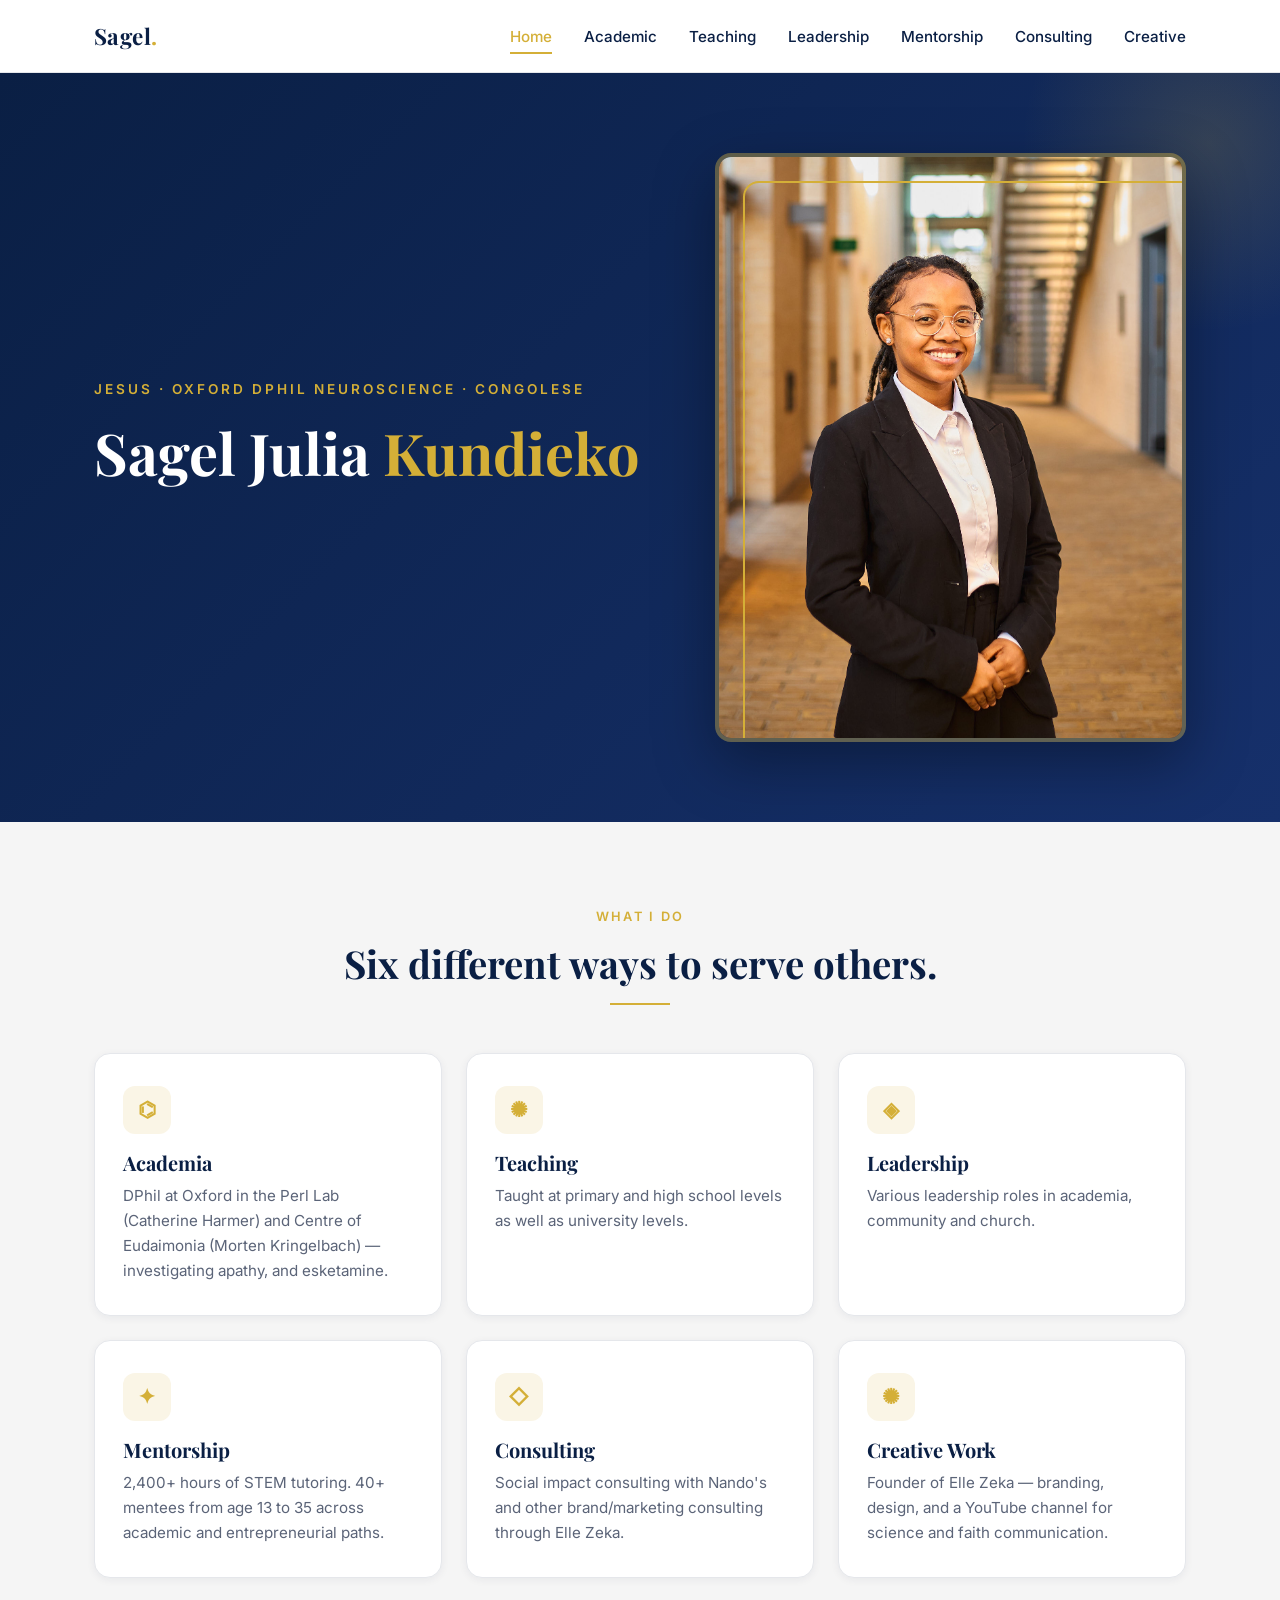
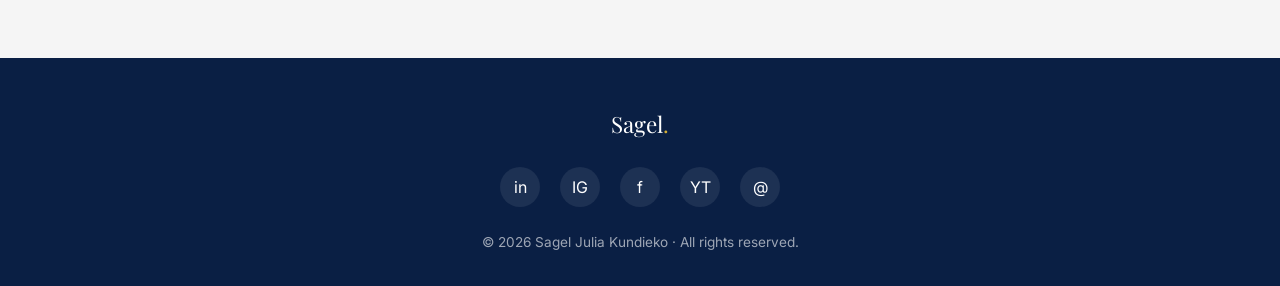
<file: index.html>
<!DOCTYPE html>
<html lang="en">
<head>
  <meta charset="UTF-8" />
  <meta name="viewport" content="width=device-width, initial-scale=1.0" />
  <meta name="description" content="Sagel Julia Kundieko — Rhodes Scholar, DPhil Neuroscience candidate at Oxford, educator, mentor, consultant, and creative entrepreneur." />
  <meta name="theme-color" content="#0A1F44" />
  <link rel="canonical" href="https://sagelle.github.io/" />
  <link rel="icon" type="image/svg+xml" href="assets/favicon.svg" />

  <!-- Open Graph -->
  <meta property="og:type" content="website" />
  <meta property="og:url" content="https://sagelle.github.io/" />
  <meta property="og:title" content="Sagel Julia Kundieko · Neuroscientist · Rhodes Scholar" />
  <meta property="og:description" content="Rhodes Scholar, DPhil Neuroscience candidate at Oxford. Researcher, educator, mentor, and creative entrepreneur." />
  <meta property="og:image" content="https://sagelle.github.io/assets/sagel-cover.jpg" />
  <meta property="og:image:alt" content="Sagel Julia Kundieko at the University of Oxford" />

  <!-- Twitter -->
  <meta name="twitter:card" content="summary_large_image" />
  <meta name="twitter:title" content="Sagel Julia Kundieko · Neuroscientist · Rhodes Scholar" />
  <meta name="twitter:description" content="Rhodes Scholar, DPhil Neuroscience candidate at Oxford. Researcher, educator, mentor, and creative entrepreneur." />
  <meta name="twitter:image" content="https://sagelle.github.io/assets/sagel-cover.jpg" />

  <title>Sagel Julia Kundieko · Neuroscientist · Rhodes Scholar · Creative</title>

  <link rel="preconnect" href="https://fonts.googleapis.com">
  <link rel="preconnect" href="https://fonts.gstatic.com" crossorigin>
  <link rel="preload" as="image" href="assets/sagel-cover.jpg" />
  <link href="https://fonts.googleapis.com/css2?family=Inter:wght@400;500;600&family=Playfair+Display:wght@600;700&display=swap" rel="stylesheet">
  <link rel="stylesheet" href="styles.css">

  <!-- Person schema for search engines -->
  <script type="application/ld+json">
  {
    "@context": "https://schema.org",
    "@type": "Person",
    "name": "Sagel Julia Kundieko",
    "url": "https://sagelle.github.io",
    "image": "https://sagelle.github.io/assets/sagel-cover.jpg",
    "jobTitle": "DPhil Candidate in Neuroscience",
    "affiliation": { "@type": "Organization", "name": "University of Oxford" },
    "alumniOf": [
      { "@type": "CollegeOrUniversity", "name": "University of Oxford" },
      { "@type": "CollegeOrUniversity", "name": "University of Cape Town" }
    ],
    "award": ["Rhodes Scholarship", "Clarendon Fund Scholarship", "Mandela Rhodes Scholarship"],
    "sameAs": [
      "https://www.linkedin.com/in/sagel-julia-kundieko/",
      "https://www.instagram.com/sageljulia/",
      "https://www.facebook.com/sagel.julia",
      "https://www.youtube.com/@sageljuliakundieko",
      "https://www.rhodeshouse.ox.ac.uk/scholar-community/rhodes-scholar-bios/rhodes-scholars-class-of-2024/sagel-kundieko/",
      "https://www.mandelarhodes.org/scholarship/scholars/sagel-kundieko/"
    ]
  }
  </script>
</head>
<body>
  <a href="#main-content" class="skip-link">Skip to main content</a>

  <!-- ============ NAVIGATION ============ -->
  <nav class="nav" aria-label="Main navigation">
    <div class="container nav__inner">
      <a class="nav__brand" href="index.html">Sagel<span>.</span></a>
      <button class="nav__toggle" aria-label="Open menu" aria-expanded="false" aria-controls="primary-menu">☰</button>
      <ul class="nav__links" id="primary-menu">
        <li><a href="index.html">Home</a></li>
        <li><a href="academic.html">Academic</a></li>
        <li><a href="teaching.html">Teaching</a></li>
        <li><a href="leadership.html">Leadership</a></li>
        <li><a href="mentorship.html">Mentorship</a></li>
        <li><a href="consulting.html">Consulting</a></li>
        <li><a href="ellezeka.html">Creative</a></li>
      </ul>
    </div>
  </nav>

  <main id="main-content">
    <!-- ============ HERO ============ -->
    <header class="hero hero--with-image" id="top">
      <div class="container hero__grid">
        <div class="hero__content">
          <span class="hero__eyebrow">JESUS · Oxford DPhil Neuroscience ·  Congolese</span>
          <h1>Sagel Julia <span>Kundieko</span></h1>
          <p class="hero__tagline">
            
          </p>
        </div>
        <div class="hero__image">
          <img src="assets/sagel-cover.jpg"
               alt="Sagel Julia Kundieko at the University of Oxford"
               width="800" height="1000" loading="eager" fetchpriority="high" />
          <div class="hero__image-frame" aria-hidden="true"></div>
        </div>
      </div>
    </header>

    <!-- ============ KEY HIGHLIGHTS ============ -->
    <section class="section section--alt" id="what-i-do">
      <div class="container">
        <div class="section-head">
          <span class="eyebrow">What I do</span>
          <h2>Six different ways to serve others.</h2>
          <hr class="divider-gold">
        </div>

        <div class="grid grid--3">
          <article class="card">
            <a href="academic.html">
            <div class="card__icon" aria-hidden="true">⌬</div>
            <h3>Academia</h3>
            <p>DPhil at Oxford in the Perl Lab (Catherine Harmer) and Centre of Eudaimonia (Morten Kringelbach) — investigating apathy, and esketamine.</p>
         </a>
          </article>
          <article class="card">
            <a href="teaching.html">
            <div class="card__icon" aria-hidden="true">✺</div>
            <h3>Teaching</h3>
            <p>Taught at primary and high school levels as well as university levels.</p>
         </a>          
          </article>
          <article class="card">
            <a href="leadership.html">
            <div class="card__icon" aria-hidden="true">◈</div>
            <h3>Leadership</h3>
            <p>Various leadership roles in academia, community and church.</p>
         </a>
          </article>
          <article class="card">
            <a href="mentorship.html">
            <div class="card__icon" aria-hidden="true">✦</div>
            <h3>Mentorship</h3>
            <p>2,400+ hours of STEM tutoring. 40+ mentees from age 13 to 35 across academic and entrepreneurial paths.</p>
         </a> 
          </article>
          <article class="card">
            <a href="consulting.html">
            <div class="card__icon" aria-hidden="true">◇</div>
            <h3>Consulting</h3>
            <p>Social impact consulting with Nando's and other brand/marketing consulting through Elle Zeka.</p>
         </a>
          </article>
          <article class="card">
            <a href="ellezeka.html">
            <div class="card__icon" aria-hidden="true">✺</div>
            <h3>Creative Work</h3>
            <p>Founder of Elle Zeka — branding, design, and a YouTube channel for science and faith communication.</p>
         </a>
          </article>
        </a>
        </div>
      </div>
    </section>


  <!-- ============ FOOTER ============ -->
  <footer class="footer">
    <div class="container">
      <div class="footer__brand">Sagel<span>.</span></div>
      <ul class="footer__socials">
        <li><a href="https://www.linkedin.com/in/sagel-julia-kundieko/" target="_blank" rel="noopener noreferrer" aria-label="LinkedIn">in</a></li>
        <li><a href="https://www.instagram.com/sageljulia/" target="_blank" rel="noopener noreferrer" aria-label="Instagram">IG</a></li>
        <li><a href="https://www.facebook.com/sagel.julia" target="_blank" rel="noopener noreferrer" aria-label="Facebook">f</a></li>
        <li><a href="https://www.youtube.com/@sageljuliakundieko" target="_blank" rel="noopener noreferrer" aria-label="YouTube">YT</a></li>
        <li><a href="mailto:sagelkundieko@gmail.com" aria-label="Email">@</a></li>
      </ul>
      <p class="footer__copy">© <span id="year"></span> Sagel Julia Kundieko · All rights reserved.</p>
    </div>
  </footer>

  <script src="script.js"></script>
</body>
</html>
</file>
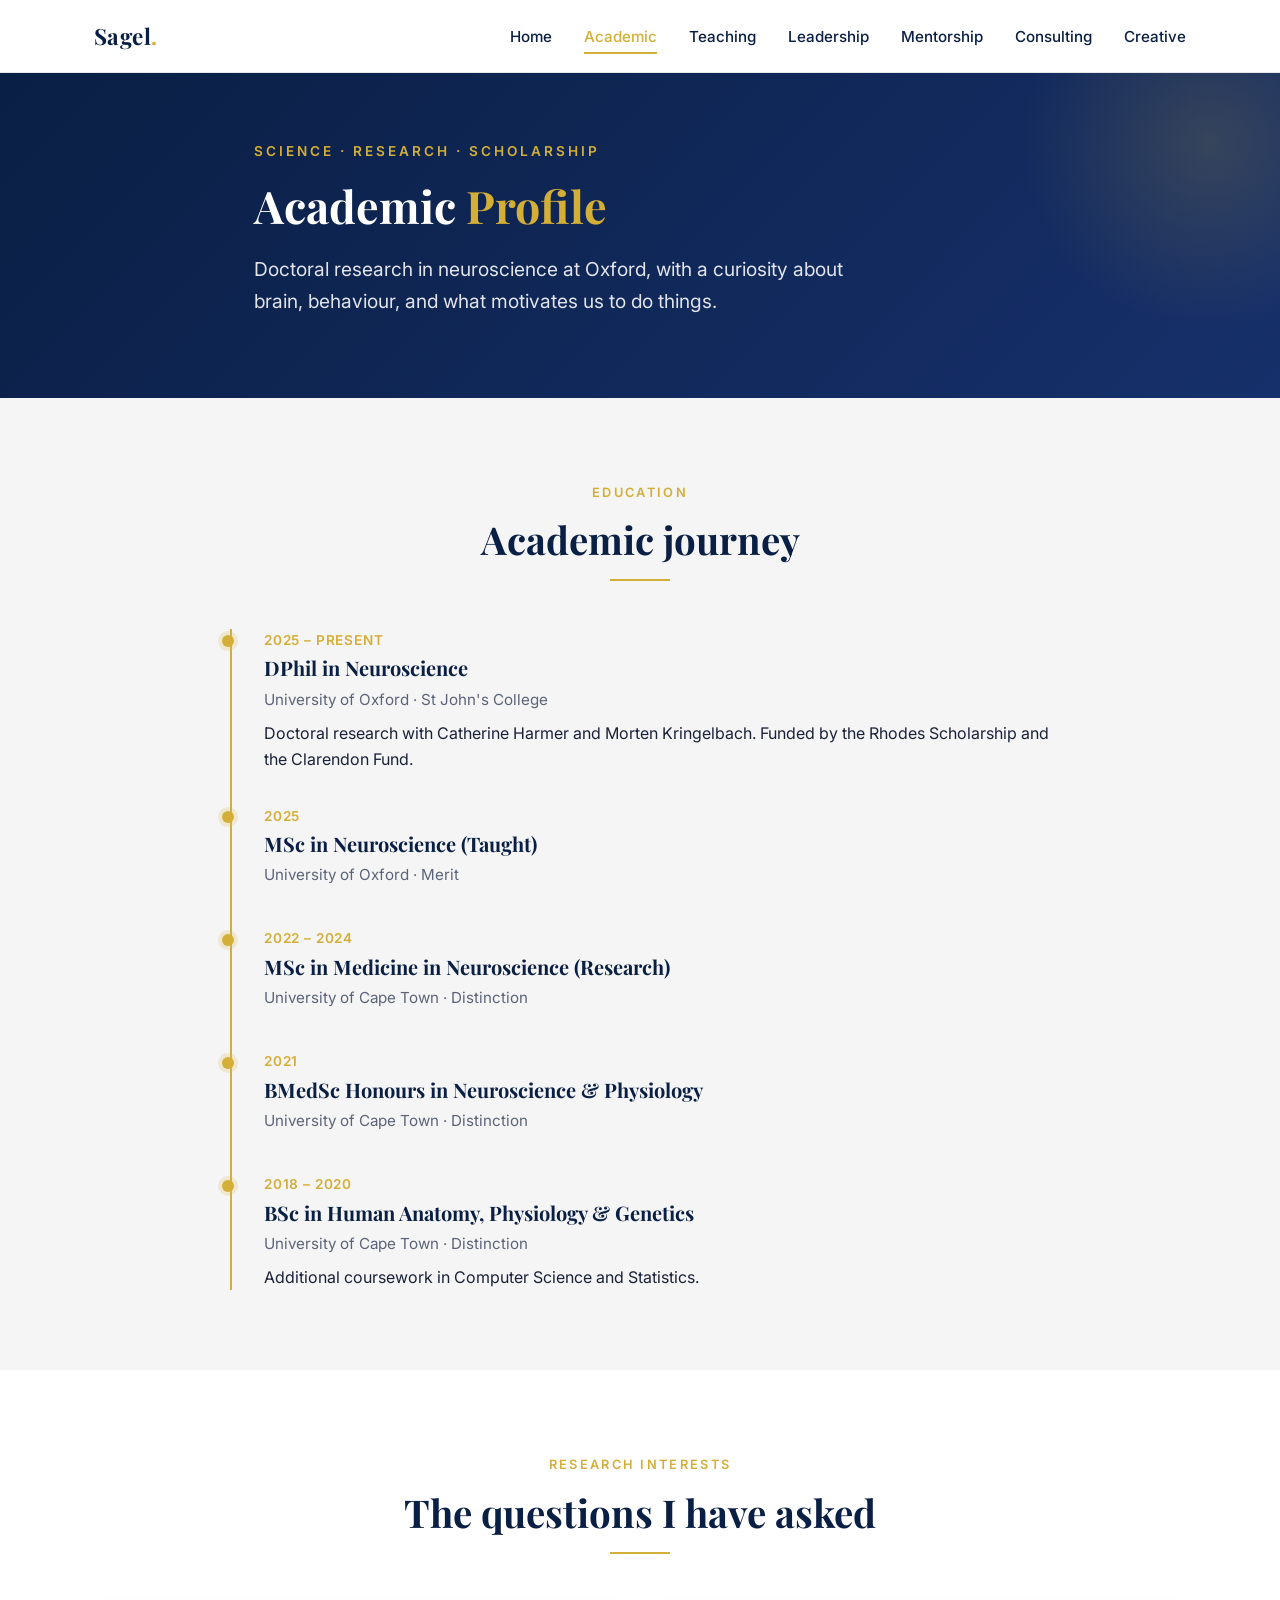
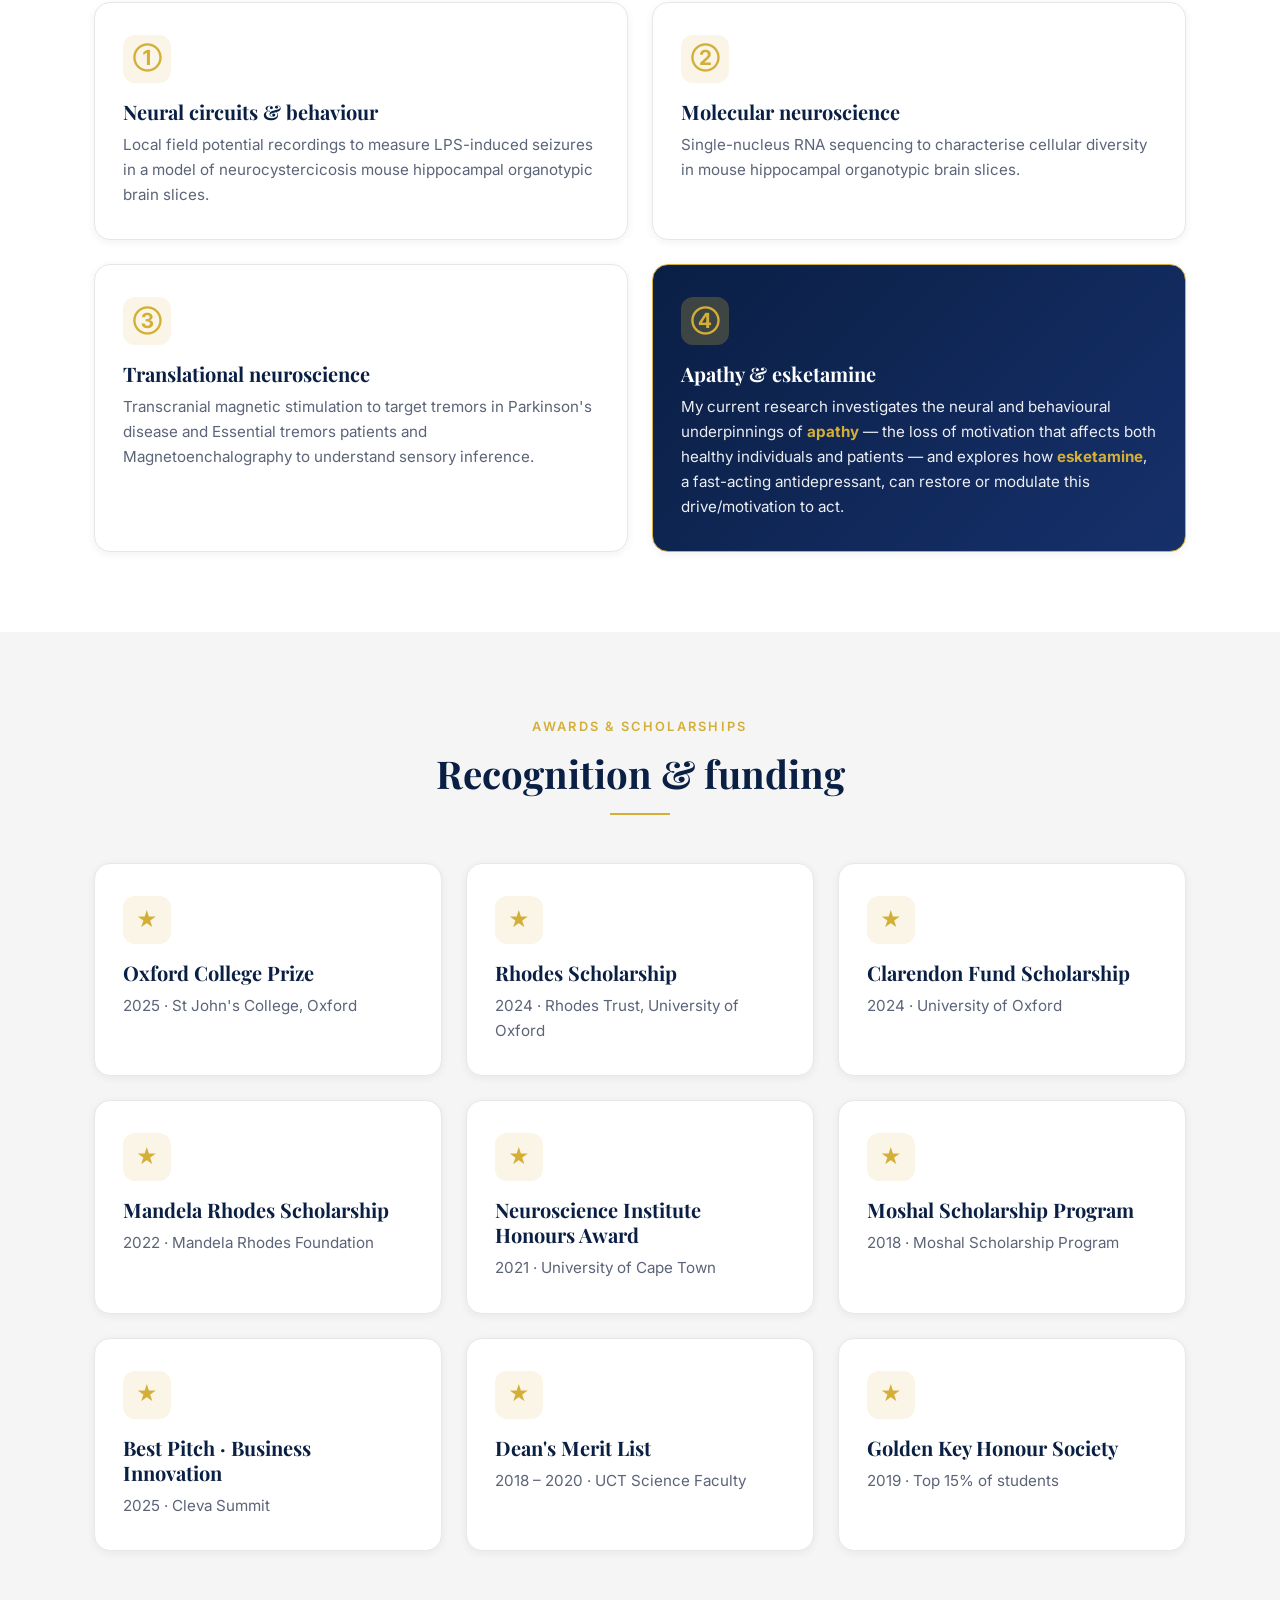
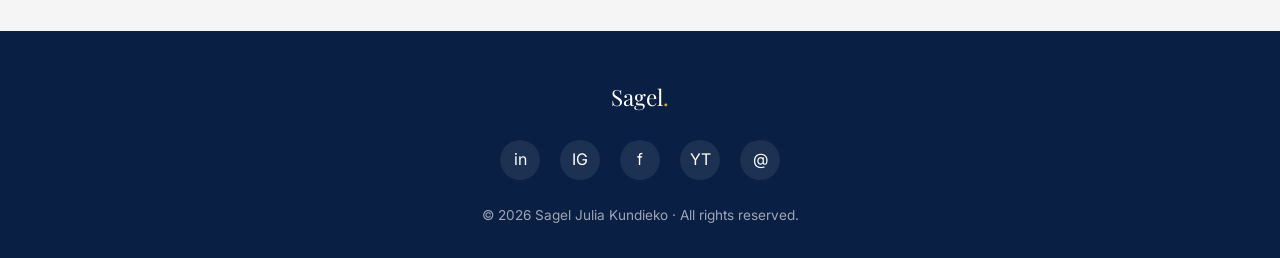
<file: academic.html>
<!DOCTYPE html>
<html lang="en">
<head>
  <meta charset="UTF-8" />
  <meta name="viewport" content="width=device-width, initial-scale=1.0" />
  <meta name="description" content="Academic profile and research of Sagel Julia Kundieko — DPhil candidate in Neuroscience, University of Oxford." />
  <meta name="theme-color" content="#0A1F44" />
  <link rel="canonical" href="https://sagelle.github.io/academic.html" />
  <link rel="icon" type="image/svg+xml" href="assets/favicon.svg" />

  <meta property="og:type" content="profile" />
  <meta property="og:url" content="https://sagelle.github.io/academic.html" />
  <meta property="og:title" content="Academic · Sagel Julia Kundieko" />
  <meta property="og:description" content="DPhil in Neuroscience at Oxford. Research on apathy, esketamine, and the neural basis of motivation." />
  <meta property="og:image" content="https://sagelle.github.io/assets/sagel-cover.jpg" />
  <meta name="twitter:card" content="summary_large_image" />
  <meta name="twitter:title" content="Academic · Sagel Julia Kundieko" />
  <meta name="twitter:description" content="DPhil in Neuroscience at Oxford. Research on apathy, esketamine, and the neural basis of motivation." />
  <meta name="twitter:image" content="https://sagelle.github.io/assets/sagel-cover.jpg" />

  <title>Academic · Sagel Julia Kundieko</title>

  <link rel="preconnect" href="https://fonts.googleapis.com">
  <link rel="preconnect" href="https://fonts.gstatic.com" crossorigin>
  <link href="https://fonts.googleapis.com/css2?family=Inter:wght@400;500;600&family=Playfair+Display:wght@600;700&display=swap" rel="stylesheet">
  <link rel="stylesheet" href="styles.css">
</head>
<body>
  <a href="#main-content" class="skip-link">Skip to main content</a>

  <nav class="nav" aria-label="Main navigation">
    <div class="container nav__inner">
      <a class="nav__brand" href="index.html">Sagel<span>.</span></a>
      <button class="nav__toggle" aria-label="Open menu" aria-expanded="false" aria-controls="primary-menu">☰</button>
      <ul class="nav__links" id="primary-menu">
        <li><a href="index.html">Home</a></li>
        <li><a href="academic.html">Academic</a></li>
        <li><a href="teaching.html">Teaching</a></li>
        <li><a href="leadership.html">Leadership</a></li>
        <li><a href="mentorship.html">Mentorship</a></li>
        <li><a href="consulting.html">Consulting</a></li>
        <li><a href="ellezeka.html">Creative</a></li>
      </ul>
    </div>
  </nav>

  <main id="main-content">
    <header class="hero hero--compact">
      <div class="container hero__inner">
        <span class="hero__eyebrow">Science · Research · Scholarship</span>
        <h1>Academic <span>Profile</span></h1>
        <p class="hero__tagline">
          Doctoral research in neuroscience at Oxford, with a curiosity about brain, behaviour,
          and what motivates us to do things.
        </p>
      </div>
    </header>

    <!-- ============ EDUCATION TIMELINE ============ -->
    <section class="section section--alt" id="education">
      <div class="container">
        <div class="section-head">
          <span class="eyebrow">Education</span>
          <h2>Academic journey</h2>
          <hr class="divider-gold">
        </div>

        <div style="max-width:820px; margin:0 auto;">
          <div class="timeline">
            <div class="timeline__item">
              <div class="timeline__date">2025 – Present</div>
              <h3 class="timeline__title">DPhil in Neuroscience</h3>
              <p class="timeline__place">University of Oxford · St John's College</p>
              <p>Doctoral research with Catherine Harmer and Morten Kringelbach. Funded by the Rhodes Scholarship and the Clarendon Fund.</p>
            </div>
            <div class="timeline__item">
              <div class="timeline__date">2025</div>
              <h3 class="timeline__title">MSc in Neuroscience (Taught)</h3>
              <p class="timeline__place">University of Oxford · Merit</p>
            </div>
            <div class="timeline__item">
              <div class="timeline__date">2022 – 2024</div>
              <h3 class="timeline__title">MSc in Medicine in Neuroscience (Research)</h3>
              <p class="timeline__place">University of Cape Town · Distinction</p>
            </div>
            <div class="timeline__item">
              <div class="timeline__date">2021</div>
              <h3 class="timeline__title">BMedSc Honours in Neuroscience &amp; Physiology</h3>
              <p class="timeline__place">University of Cape Town · Distinction</p>
            </div>
            <div class="timeline__item">
              <div class="timeline__date">2018 – 2020</div>
              <h3 class="timeline__title">BSc in Human Anatomy, Physiology &amp; Genetics</h3>
              <p class="timeline__place">University of Cape Town · Distinction</p>
              <p>Additional coursework in Computer Science and Statistics.</p>
            </div>
          </div>
        </div>
      </div>
    </section>

    <!-- ============ RESEARCH INTERESTS ============ -->
    <section class="section" id="research">
      <div class="container">
        <div class="section-head">
          <span class="eyebrow">Research interests</span>
          <h2>The questions I have asked</h2>
          <hr class="divider-gold">
        </div>

        <div class="grid grid--2">
          <article class="card">
            <div class="card__icon" aria-hidden="true">①</div>
            <h3>Neural circuits &amp; behaviour</h3>
            <p>Local field potential recordings to measure LPS-induced seizures in a model of neurocystercicosis mouse hippocampal organotypic brain slices.</p>
          </article>
          <article class="card">
            <div class="card__icon" aria-hidden="true">②</div>
            <h3>Molecular neuroscience</h3>
            <p>Single-nucleus RNA sequencing to characterise cellular diversity in mouse hippocampal organotypic brain slices.</p>
          </article>
          <article class="card">
            <div class="card__icon" aria-hidden="true">③</div>
            <h3>Translational neuroscience</h3>
            <p>Transcranial magnetic stimulation to target tremors in Parkinson's disease and Essential tremors patients and Magnetoenchalography to understand sensory inference.</p>
          </article>
          <article class="card card--feature">
            <div class="card__icon" aria-hidden="true">④</div>
            <h3>Apathy &amp; esketamine</h3>
            <p>My current research investigates the neural and behavioural underpinnings of <strong>apathy</strong> — the loss of motivation that affects both healthy individuals and patients — and explores how <strong>esketamine</strong>, a fast-acting antidepressant, can restore or modulate this drive/motivation to act.</p>
          </article>
        </div>
      </div>
    </section>

    <!-- ============ AWARDS & SCHOLARSHIPS ============ -->
    <section class="section section--alt" id="awards">
      <div class="container">
        <div class="section-head">
          <span class="eyebrow">Awards &amp; scholarships</span>
          <h2>Recognition &amp; funding</h2>
          <hr class="divider-gold">
        </div>

        <div class="grid grid--3">
          <article class="card">
            <div class="card__icon" aria-hidden="true">★</div>
            <h3>Oxford College Prize</h3>
            <p>2025 · St John's College, Oxford</p>
          </article>
          <a href="https://www.rhodeshouse.ox.ac.uk/scholar-community/rhodes-scholar-bios/rhodes-scholars-class-of-2024/sagel-kundieko/" target="_blank" rel="noopener noreferrer" class="card">
            <div class="card__icon" aria-hidden="true">★</div>
            <h3>Rhodes Scholarship</h3>
            <p>2024 · Rhodes Trust, University of Oxford</p>
          </a>
          <a href="https://www.clarendonscholarsassociation.co.uk/2024" target="_blank" rel="noopener noreferrer" class="card">
            <div class="card__icon" aria-hidden="true">★</div>
            <h3>Clarendon Fund Scholarship</h3>
            <p>2024 · University of Oxford</p>
          </a>
          <a href="https://www.mandelarhodes.org/scholarship/scholars/sagel-kundieko/" target="_blank" rel="noopener noreferrer" class="card">
            <div class="card__icon" aria-hidden="true">★</div>
            <h3>Mandela Rhodes Scholarship</h3>
            <p>2022 · Mandela Rhodes Foundation</p>
          </a>
          <article class="card">
            <div class="card__icon" aria-hidden="true">★</div>
            <h3>Neuroscience Institute Honours Award</h3>
            <p>2021 · University of Cape Town</p>
          </article>
          <article class="card">
            <div class="card__icon" aria-hidden="true">★</div>
            <h3>Moshal Scholarship Program</h3>
            <p>2018 · Moshal Scholarship Program</p>
          </article>
          <article class="card">
            <div class="card__icon" aria-hidden="true">★</div>
            <h3>Best Pitch · Business Innovation</h3>
            <p>2025 · Cleva Summit</p>
          </article>
          <article class="card">
            <div class="card__icon" aria-hidden="true">★</div>
            <h3>Dean's Merit List</h3>
            <p>2018 – 2020 · UCT Science Faculty</p>
          </article>
          <article class="card">
            <div class="card__icon" aria-hidden="true">★</div>
            <h3>Golden Key Honour Society</h3>
            <p>2019 · Top 15% of students</p>
          </article>
        </div>
      </div>
    </section>
  </main>

  <footer class="footer">
    <div class="container">
      <div class="footer__brand">Sagel<span>.</span></div>
      <ul class="footer__socials">
        <li><a href="https://www.linkedin.com/in/sagel-julia-kundieko/" target="_blank" rel="noopener noreferrer" aria-label="LinkedIn">in</a></li>
        <li><a href="https://www.instagram.com/sageljulia/" target="_blank" rel="noopener noreferrer" aria-label="Instagram">IG</a></li>
        <li><a href="https://www.facebook.com/sagel.julia" target="_blank" rel="noopener noreferrer" aria-label="Facebook">f</a></li>
        <li><a href="https://www.youtube.com/@sageljuliakundieko" target="_blank" rel="noopener noreferrer" aria-label="YouTube">YT</a></li>
        <li><a href="mailto:sagelkundieko@gmail.com" aria-label="Email">@</a></li>
      </ul>
      <p class="footer__copy">© <span id="year"></span> Sagel Julia Kundieko · All rights reserved.</p>
    </div>
  </footer>

  <script src="script.js"></script>
</body>
</html>
</file>
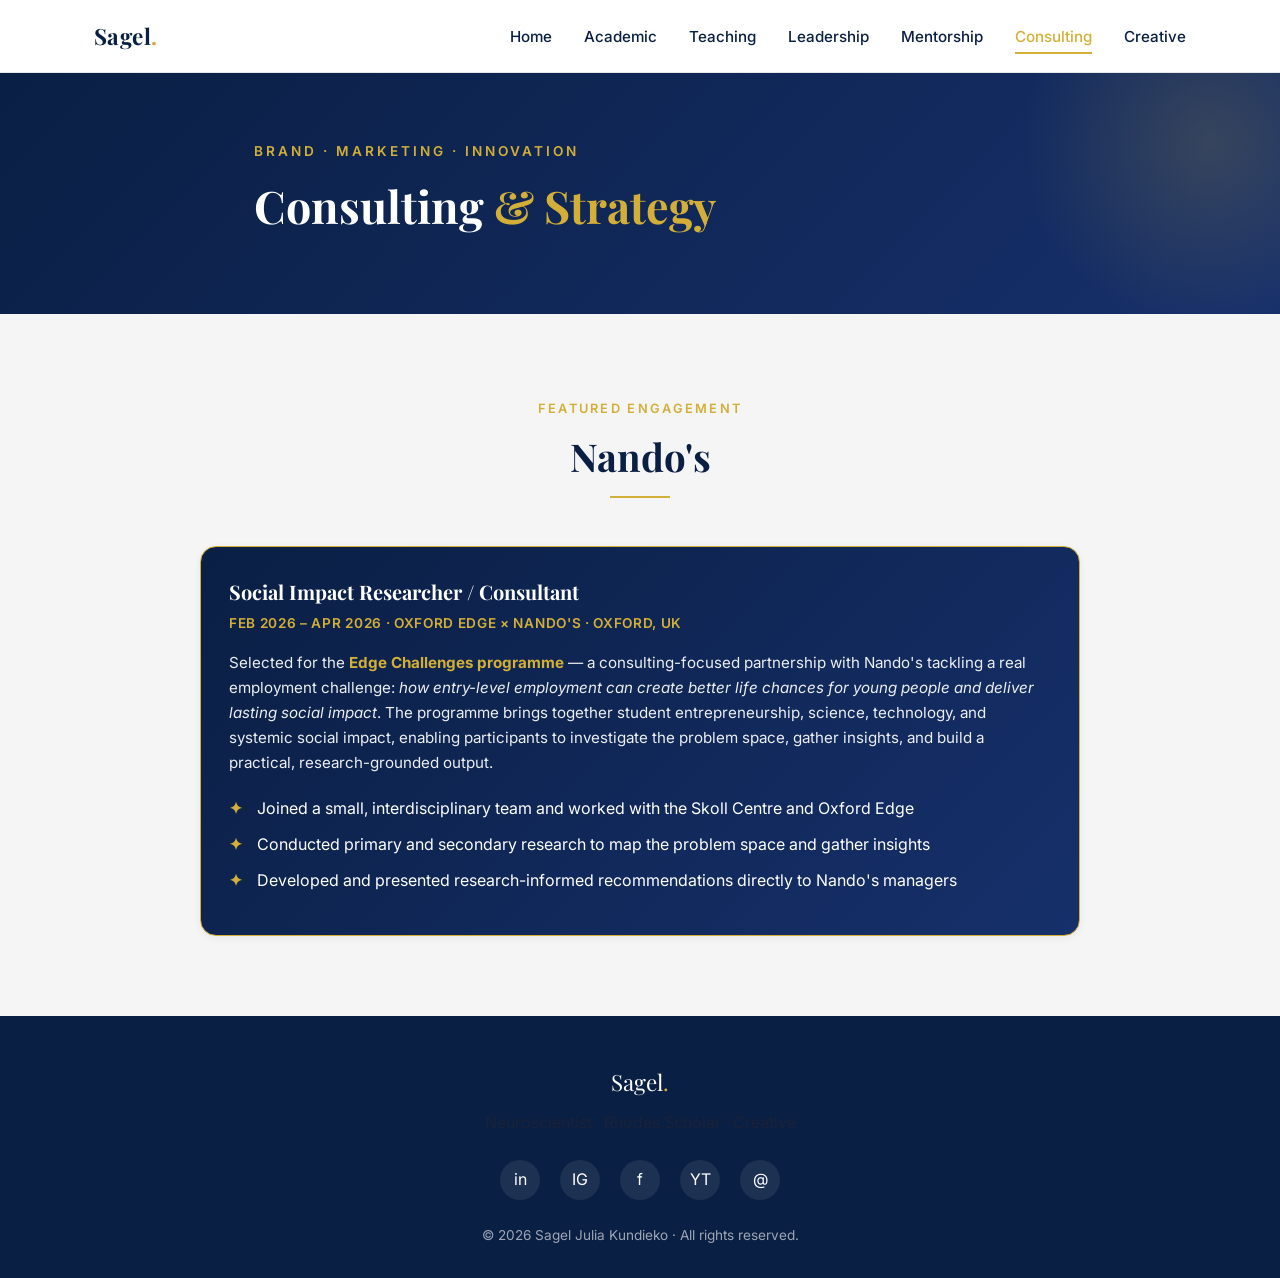
<file: consulting.html>
<!DOCTYPE html>
<html lang="en">
<head>
  <meta charset="UTF-8" />
  <meta name="viewport" content="width=device-width, initial-scale=1.0" />
  <meta name="description" content="Consulting work of Sagel Julia Kundieko — brand, marketing, and innovation consulting including a recent engagement with Nando's." />
  <meta name="theme-color" content="#0A1F44" />
  <link rel="canonical" href="https://sagelle.github.io/consulting.html" />
  <link rel="icon" type="image/svg+xml" href="assets/favicon.svg" />

  <meta property="og:type" content="profile" />
  <meta property="og:url" content="https://sagelle.github.io/consulting.html" />
  <meta property="og:title" content="Consulting · Sagel Julia Kundieko" />
  <meta property="og:description" content="Brand and marketing consulting — Nando's, international clients via Elle Zeka." />
  <meta property="og:image" content="https://sagelle.github.io/assets/sagel-cover.jpg" />
  <meta name="twitter:card" content="summary_large_image" />
  <meta name="twitter:title" content="Consulting · Sagel Julia Kundieko" />
  <meta name="twitter:description" content="Brand and marketing consulting — Nando's, international clients via Elle Zeka." />
  <meta name="twitter:image" content="https://sagelle.github.io/assets/sagel-cover.jpg" />

  <title>Consulting · Sagel Julia Kundieko</title>

  <link rel="preconnect" href="https://fonts.googleapis.com">
  <link rel="preconnect" href="https://fonts.gstatic.com" crossorigin>
  <link href="https://fonts.googleapis.com/css2?family=Inter:wght@400;500;600&family=Playfair+Display:wght@600;700&display=swap" rel="stylesheet">
  <link rel="stylesheet" href="styles.css">
</head>
<body>
  <a href="#main-content" class="skip-link">Skip to main content</a>

  <nav class="nav" aria-label="Main navigation">
    <div class="container nav__inner">
      <a class="nav__brand" href="index.html">Sagel<span>.</span></a>
      <button class="nav__toggle" aria-label="Open menu" aria-expanded="false" aria-controls="primary-menu">☰</button>
      <ul class="nav__links" id="primary-menu">
        <li><a href="index.html">Home</a></li>
        <li><a href="academic.html">Academic</a></li>
        <li><a href="teaching.html">Teaching</a></li>
        <li><a href="leadership.html">Leadership</a></li>
        <li><a href="mentorship.html">Mentorship</a></li>
        <li><a href="consulting.html">Consulting</a></li>
        <li><a href="ellezeka.html">Creative</a></li>
      </ul>
    </div>
  </nav>

  <main id="main-content">
    <header class="hero hero--compact">
      <div class="container hero__inner">
        <span class="hero__eyebrow">Brand · Marketing · Innovation</span>
        <h1>Consulting <span>&amp; Strategy</span></h1>
        <p class="hero__tagline">
        </p>
      </div>
    </header>

    <!-- ============ FEATURED CASE: NANDO'S ============ -->
    <section class="section section--alt" id="nandos">
      <div class="container">
        <div class="section-head">
          <span class="eyebrow">Featured engagement</span>
          <h2>Nando's</h2>
          <hr class="divider-gold">
        
        </div>

        <div style="max-width:880px; margin:0 auto;">
          <article class="card card--feature">

            <h3>Social Impact Researcher / Consultant</h3>
            <p style="color:var(--gold); font-weight:600; font-size:0.85rem; letter-spacing:0.05em; margin-top:0.5rem;">FEB 2026 – APR 2026 · OXFORD EDGE × NANDO'S · OXFORD, UK</p>
            <p style="margin-top:1rem;">
              Selected for the <strong>Edge Challenges programme</strong> — a consulting-focused
              partnership with Nando's tackling a real employment challenge: <em>how entry-level
              employment can create better life chances for young people and deliver lasting social
              impact</em>. The programme brings together student entrepreneurship, science,
              technology, and systemic social impact, enabling participants to investigate the
              problem space, gather insights, and build a practical, research-grounded output.
            </p>
            <ul class="list-checks" style="margin-top:1.25rem;">
              <li style="color: white;">Joined a small, interdisciplinary team and worked with the Skoll Centre and Oxford Edge</li>
              <li style="color: white;">Conducted primary and secondary research to map the problem space and gather insights</li>
              <li style="color: white;">Developed and presented research-informed recommendations directly to Nando's managers</li>
            </ul>
          </article>
        </div>
      </div>
    </section>

  </main>

  <footer class="footer">
    <div class="container">
      <div class="footer__brand">Sagel<span>.</span></div>
      <p>Neuroscientist · Rhodes Scholar · Creative</p>
      <ul class="footer__socials">
        <li><a href="https://www.linkedin.com/in/sagel-julia-kundieko/" target="_blank" rel="noopener noreferrer" aria-label="LinkedIn">in</a></li>
        <li><a href="https://www.instagram.com/sageljulia/" target="_blank" rel="noopener noreferrer" aria-label="Instagram">IG</a></li>
        <li><a href="https://www.facebook.com/sagel.julia" target="_blank" rel="noopener noreferrer" aria-label="Facebook">f</a></li>
        <li><a href="https://www.youtube.com/@sageljuliakundieko" target="_blank" rel="noopener noreferrer" aria-label="YouTube">YT</a></li>
        <li><a href="mailto:sagelkundieko@gmail.com" aria-label="Email">@</a></li>
      </ul>
      <p class="footer__copy">© <span id="year"></span> Sagel Julia Kundieko · All rights reserved.</p>
    </div>
  </footer>

  <script src="script.js"></script>
</body>
</html>
</file>
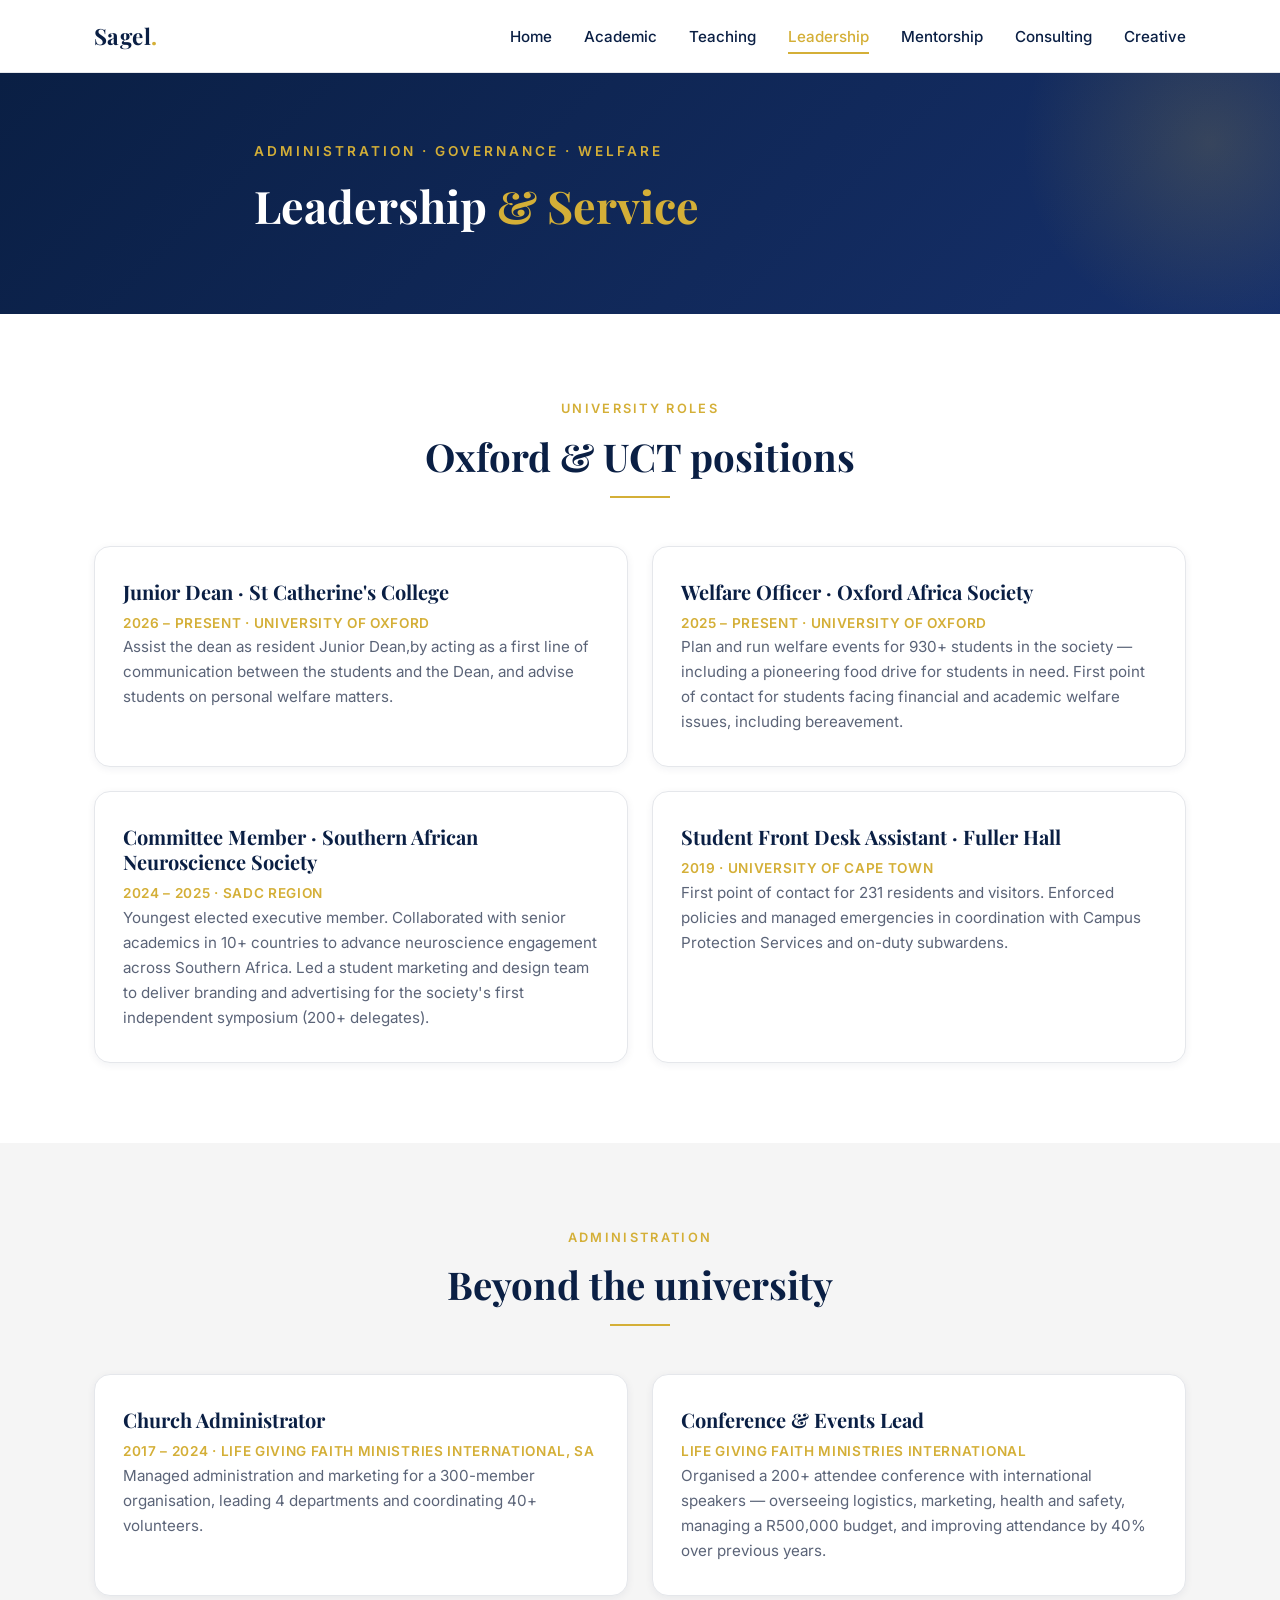
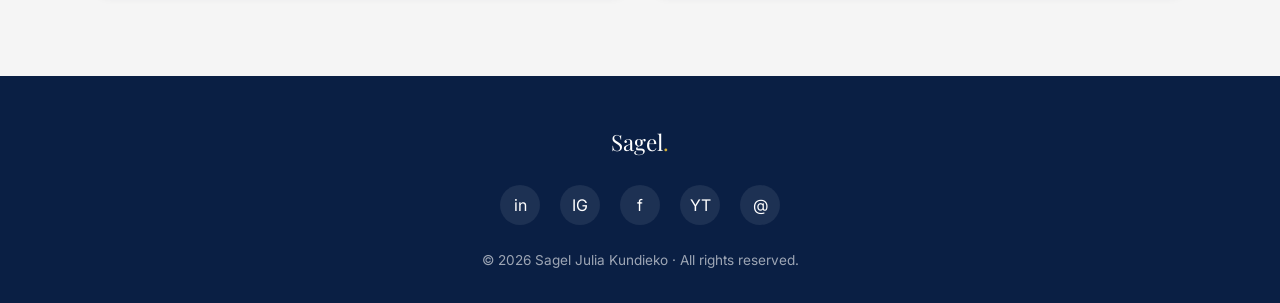
<file: leadership.html>
<!DOCTYPE html>
<html lang="en">
<head>
  <meta charset="UTF-8" />
  <meta name="viewport" content="width=device-width, initial-scale=1.0" />
  <meta name="description" content="Leadership, governance, welfare, and administrative work of Sagel Julia Kundieko at Oxford, UCT, and beyond." />
  <meta name="theme-color" content="#0A1F44" />
  <link rel="canonical" href="https://sagelle.github.io/leadership.html" />
  <link rel="icon" type="image/svg+xml" href="assets/favicon.svg" />

  <meta property="og:type" content="profile" />
  <meta property="og:url" content="https://sagelle.github.io/leadership.html" />
  <meta property="og:title" content="Leadership · Sagel Julia Kundieko" />
  <meta property="og:description" content="Welfare, governance, and student leadership at Oxford and UCT — supporting 930+ students." />
  <meta property="og:image" content="https://sagelle.github.io/assets/sagel-cover.jpg" />
  <meta name="twitter:card" content="summary_large_image" />
  <meta name="twitter:title" content="Leadership · Sagel Julia Kundieko" />
  <meta name="twitter:description" content="Welfare, governance, and student leadership at Oxford and UCT — supporting 930+ students." />
  <meta name="twitter:image" content="https://sagelle.github.io/assets/sagel-cover.jpg" />

  <title>Leadership · Sagel Julia Kundieko</title>

  <link rel="preconnect" href="https://fonts.googleapis.com">
  <link rel="preconnect" href="https://fonts.gstatic.com" crossorigin>
  <link href="https://fonts.googleapis.com/css2?family=Inter:wght@400;500;600&family=Playfair+Display:wght@600;700&display=swap" rel="stylesheet">
  <link rel="stylesheet" href="styles.css">
</head>
<body>
  <a href="#main-content" class="skip-link">Skip to main content</a>

  <nav class="nav" aria-label="Main navigation">
    <div class="container nav__inner">
      <a class="nav__brand" href="index.html">Sagel<span>.</span></a>
      <button class="nav__toggle" aria-label="Open menu" aria-expanded="false" aria-controls="primary-menu">☰</button>
      <ul class="nav__links" id="primary-menu">
        <li><a href="index.html">Home</a></li>
        <li><a href="academic.html">Academic</a></li>
        <li><a href="teaching.html">Teaching</a></li>
        <li><a href="leadership.html">Leadership</a></li>
        <li><a href="mentorship.html">Mentorship</a></li>
        <li><a href="consulting.html">Consulting</a></li>
        <li><a href="ellezeka.html">Creative</a></li>
      </ul>
    </div>
  </nav>

  <main id="main-content">
    <header class="hero hero--compact">
      <div class="container hero__inner">
        <span class="hero__eyebrow">Administration · Governance · Welfare</span>
        <h1>Leadership <span>&amp; Service</span></h1>
        <p class="hero__tagline">

        </p>
      </div>
    </header>

    <section class="section" id="university-roles">
      <div class="container">
        <div class="section-head">
          <span class="eyebrow">University roles</span>
          <h2>Oxford &amp; UCT positions</h2>
          <hr class="divider-gold">
        </div>

        <div class="grid grid--2">
          <article class="card">
            <h3>Junior Dean · St Catherine's College</h3>
            <p style="color:var(--gold); font-weight:600; font-size:0.85rem; letter-spacing:0.05em;">2026 – PRESENT · UNIVERSITY OF OXFORD</p>
            <p>Assist the dean as resident Junior Dean,by acting as a first line of communication between the students and the Dean, and advise students on personal welfare matters.</p>
          </article>
          <article class="card">
            <h3>Welfare Officer · Oxford Africa Society</h3>
            <p style="color:var(--gold); font-weight:600; font-size:0.85rem; letter-spacing:0.05em;">2025 – PRESENT · UNIVERSITY OF OXFORD</p>
            <p>Plan and run welfare events for 930+ students in the society — including a pioneering food drive for students in need. First point of contact for students facing financial and academic welfare issues, including bereavement.</p>
          </article>
          <article class="card">
            <h3>Committee Member · Southern African Neuroscience Society</h3>
            <p style="color:var(--gold); font-weight:600; font-size:0.85rem; letter-spacing:0.05em;">2024 – 2025 · SADC REGION</p>
            <p>Youngest elected executive member. Collaborated with senior academics in 10+ countries to advance neuroscience engagement across Southern Africa. Led a student marketing and design team to deliver branding and advertising for the society's first independent symposium (200+ delegates).</p>
          </article>
          <article class="card">
            <h3>Student Front Desk Assistant · Fuller Hall</h3>
            <p style="color:var(--gold); font-weight:600; font-size:0.85rem; letter-spacing:0.05em;">2019 · UNIVERSITY OF CAPE TOWN</p>
            <p>First point of contact for 231 residents and visitors. Enforced policies and managed emergencies in coordination with Campus Protection Services and on-duty subwardens.</p>
          </article>
        </div>
      </div>
    </section>

    <section class="section section--alt" id="administration">
      <div class="container">
        <div class="section-head">
          <span class="eyebrow">Administration</span>
          <h2>Beyond the university</h2>
          <hr class="divider-gold">
        </div>

        <div class="grid grid--2">
          <article class="card">
            <h3>Church Administrator</h3>
            <p style="color:var(--gold); font-weight:600; font-size:0.85rem; letter-spacing:0.05em;">2017 – 2024 · LIFE GIVING FAITH MINISTRIES INTERNATIONAL, SA</p>
            <p>Managed administration and marketing for a 300-member organisation, leading 4 departments and coordinating 40+ volunteers.</p>
          </article>
          <article class="card">
            <h3>Conference &amp; Events Lead</h3>
            <p style="color:var(--gold); font-weight:600; font-size:0.85rem; letter-spacing:0.05em;">LIFE GIVING FAITH MINISTRIES INTERNATIONAL</p>
            <p>Organised a 200+ attendee conference with international speakers — overseeing logistics, marketing, health and safety, managing a R500,000 budget, and improving attendance by 40% over previous years.</p>
          </article>
        </div>
      </div>
    </section>
  </main>

  <footer class="footer">
    <div class="container">
      <div class="footer__brand">Sagel<span>.</span></div>

      <ul class="footer__socials">
        <li><a href="https://www.linkedin.com/in/sagel-julia-kundieko/" target="_blank" rel="noopener noreferrer" aria-label="LinkedIn">in</a></li>
        <li><a href="https://www.instagram.com/sageljulia/" target="_blank" rel="noopener noreferrer" aria-label="Instagram">IG</a></li>
        <li><a href="https://www.facebook.com/sagel.julia" target="_blank" rel="noopener noreferrer" aria-label="Facebook">f</a></li>
        <li><a href="https://www.youtube.com/@sageljuliakundieko" target="_blank" rel="noopener noreferrer" aria-label="YouTube">YT</a></li>
        <li><a href="mailto:sagelkundieko@gmail.com" aria-label="Email">@</a></li>
      </ul>
      <p class="footer__copy">© <span id="year"></span> Sagel Julia Kundieko · All rights reserved.</p>
    </div>
  </footer>

  <script src="script.js"></script>
</body>
</html>
</file>
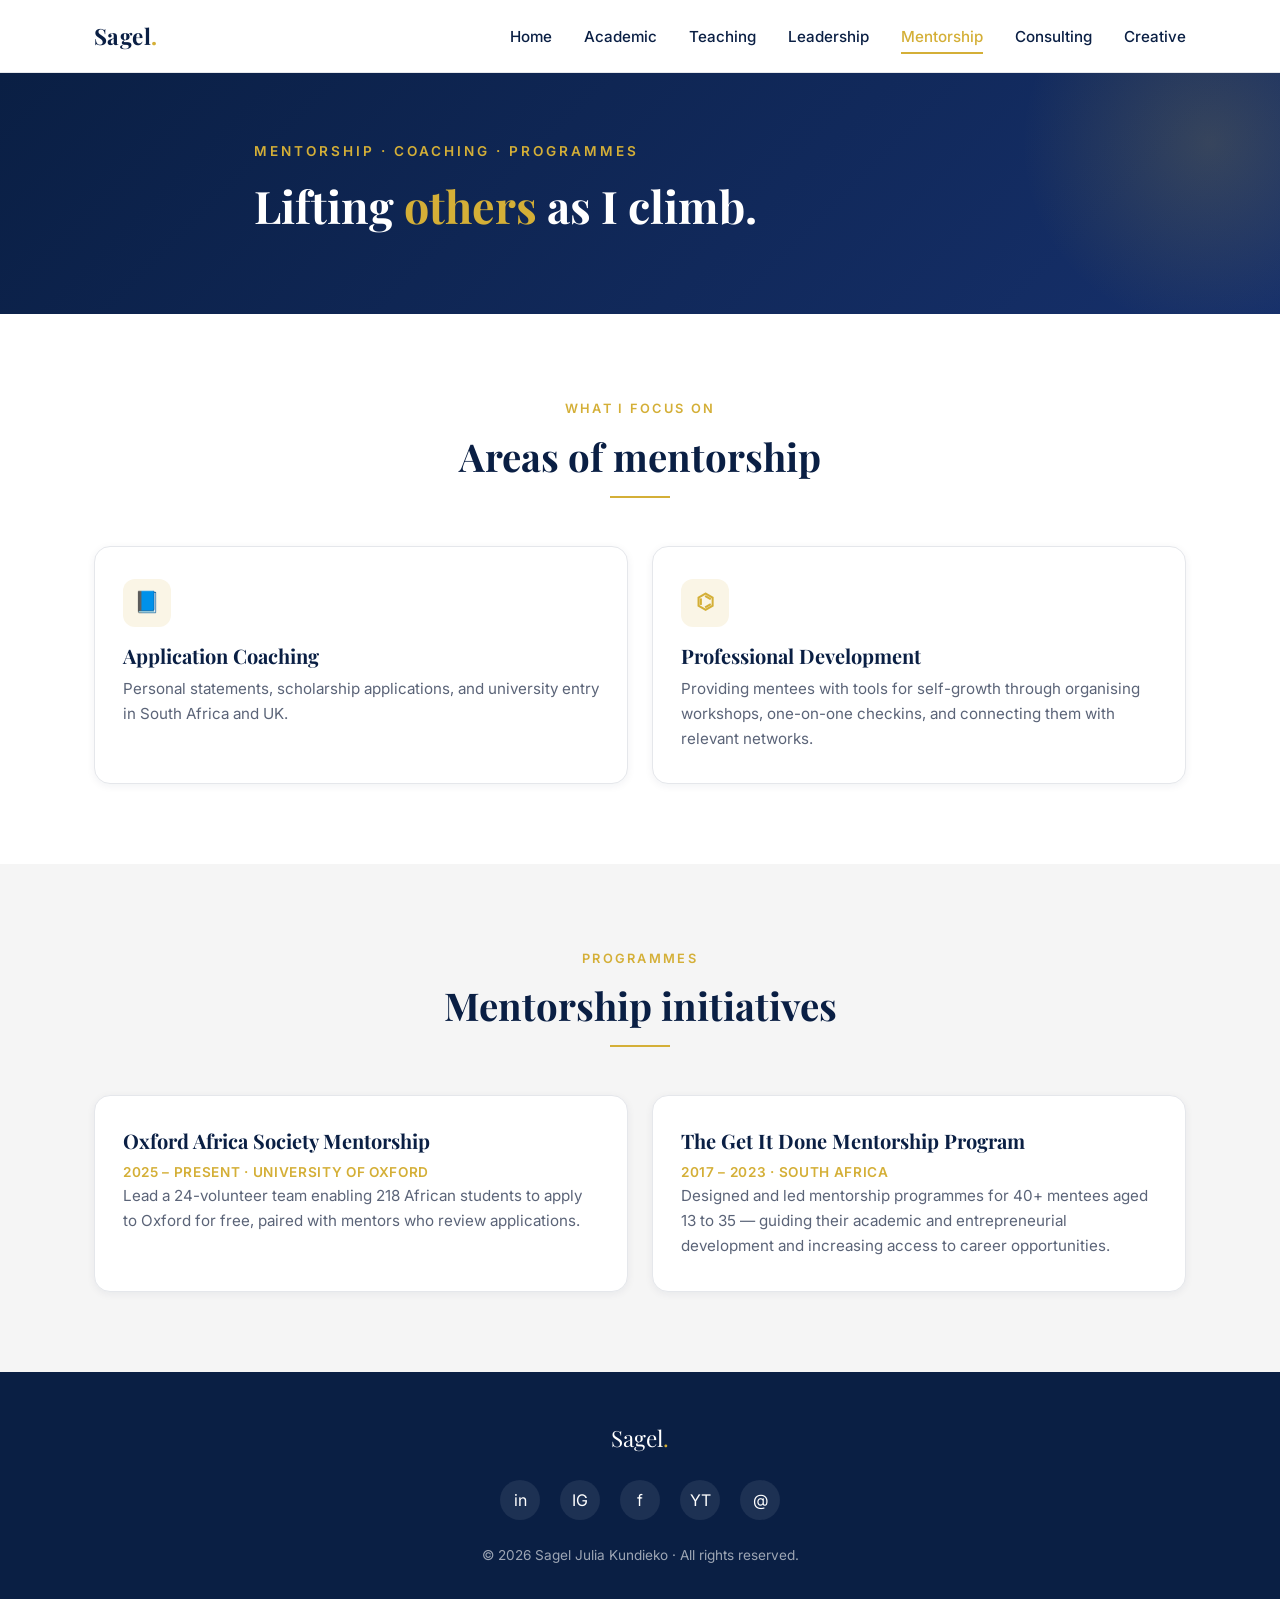
<file: mentorship.html>
<!DOCTYPE html>
<html lang="en">
<head>
  <meta charset="UTF-8" />
  <meta name="viewport" content="width=device-width, initial-scale=1.0" />
  <meta name="description" content="Mentorship work of Sagel Julia Kundieko — supporting young leaders, scholars, and entrepreneurs across Africa and the UK." />
  <meta name="theme-color" content="#0A1F44" />
  <link rel="canonical" href="https://sagelle.github.io/mentorship.html" />
  <link rel="icon" type="image/svg+xml" href="assets/favicon.svg" />

  <meta property="og:type" content="profile" />
  <meta property="og:url" content="https://sagelle.github.io/mentorship.html" />
  <meta property="og:title" content="Mentorship · Sagel Julia Kundieko" />
  <meta property="og:description" content="Mentoring 218 African students into Oxford and 40+ mentees aged 13–35 across academic and entrepreneurial paths." />
  <meta property="og:image" content="https://sagelle.github.io/assets/sagel-cover.jpg" />
  <meta name="twitter:card" content="summary_large_image" />
  <meta name="twitter:title" content="Mentorship · Sagel Julia Kundieko" />
  <meta name="twitter:description" content="Mentoring 218 African students into Oxford and 40+ mentees aged 13–35." />
  <meta name="twitter:image" content="https://sagelle.github.io/assets/sagel-cover.jpg" />

  <title>Mentorship · Sagel Julia Kundieko</title>

  <link rel="preconnect" href="https://fonts.googleapis.com">
  <link rel="preconnect" href="https://fonts.gstatic.com" crossorigin>
  <link href="https://fonts.googleapis.com/css2?family=Inter:wght@400;500;600&family=Playfair+Display:wght@600;700&display=swap" rel="stylesheet">
  <link rel="stylesheet" href="styles.css">
</head>
<body>
  <a href="#main-content" class="skip-link">Skip to main content</a>

  <nav class="nav" aria-label="Main navigation">
    <div class="container nav__inner">
      <a class="nav__brand" href="index.html">Sagel<span>.</span></a>
      <button class="nav__toggle" aria-label="Open menu" aria-expanded="false" aria-controls="primary-menu">☰</button>
      <ul class="nav__links" id="primary-menu">
        <li><a href="index.html">Home</a></li>
        <li><a href="academic.html">Academic</a></li>
        <li><a href="teaching.html">Teaching</a></li>
        <li><a href="leadership.html">Leadership</a></li>
        <li><a href="mentorship.html">Mentorship</a></li>
        <li><a href="consulting.html">Consulting</a></li>
        <li><a href="ellezeka.html">Creative</a></li>
      </ul>
    </div>
  </nav>

  <main id="main-content">
    <header class="hero hero--compact">
      <div class="container hero__inner">
        <span class="hero__eyebrow">Mentorship · Coaching · Programmes</span>
        <h1>Lifting <span>others</span> as I climb.</h1>
        <p class="hero__tagline">

        </p>
      </div>
    </header>

    <section class="section" id="focus">
      <div class="container">
        <div class="section-head">
          <span class="eyebrow">What I focus on</span>
          <h2>Areas of mentorship</h2>
          <hr class="divider-gold">
        </div>

        <div class="grid grid--2">
          <article class="card">
            <div class="card__icon" aria-hidden="true">📘</div>
            <h3>Application Coaching</h3>
            <p>Personal statements, scholarship applications, and university entry in South Africa and UK.</p>
          </article>
          <article class="card">
            <div class="card__icon" aria-hidden="true">⌬</div>
            <h3>Professional Development</h3>
            <p>Providing mentees with tools for self-growth through organising workshops, one-on-one checkins, and connecting them with relevant networks.</p>
          </article>
        </div>
      </div>
    </section>

    <section class="section section--alt" id="programmes">
      <div class="container">
        <div class="section-head">
          <span class="eyebrow">Programmes</span>
          <h2>Mentorship initiatives</h2>
          <hr class="divider-gold">
        </div>

        <div class="grid grid--2">
          <article class="card">
            <h3>Oxford Africa Society Mentorship</h3>
            <p style="color:var(--gold); font-weight:600; font-size:0.85rem; letter-spacing:0.05em;">2025 – PRESENT · UNIVERSITY OF OXFORD</p>
            <p>Lead a 24-volunteer team enabling 218 African students to apply to Oxford for free, paired with mentors who review applications.</p>
          </article>
          <article class="card">
            <h3>The Get It Done Mentorship Program</h3>
            <p style="color:var(--gold); font-weight:600; font-size:0.85rem; letter-spacing:0.05em;">2017 – 2023 · SOUTH AFRICA</p>
            <p>Designed and led mentorship programmes for 40+ mentees aged 13 to 35 — guiding their academic and entrepreneurial development and increasing access to career opportunities.</p>
          </article>
        </div>
      </div>
    </section>
  </main>

  <footer class="footer">
    <div class="container">
      <div class="footer__brand">Sagel<span>.</span></div>

      <ul class="footer__socials">
        <li><a href="https://www.linkedin.com/in/sagel-julia-kundieko/" target="_blank" rel="noopener noreferrer" aria-label="LinkedIn">in</a></li>
        <li><a href="https://www.instagram.com/sageljulia/" target="_blank" rel="noopener noreferrer" aria-label="Instagram">IG</a></li>
        <li><a href="https://www.facebook.com/sagel.julia" target="_blank" rel="noopener noreferrer" aria-label="Facebook">f</a></li>
        <li><a href="https://www.youtube.com/@sageljuliakundieko" target="_blank" rel="noopener noreferrer" aria-label="YouTube">YT</a></li>
        <li><a href="mailto:sagelkundieko@gmail.com" aria-label="Email">@</a></li>
      </ul>
      <p class="footer__copy">© <span id="year"></span> Sagel Julia Kundieko · All rights reserved.</p>
    </div>
  </footer>

  <script src="script.js"></script>
</body>
</html>
</file>
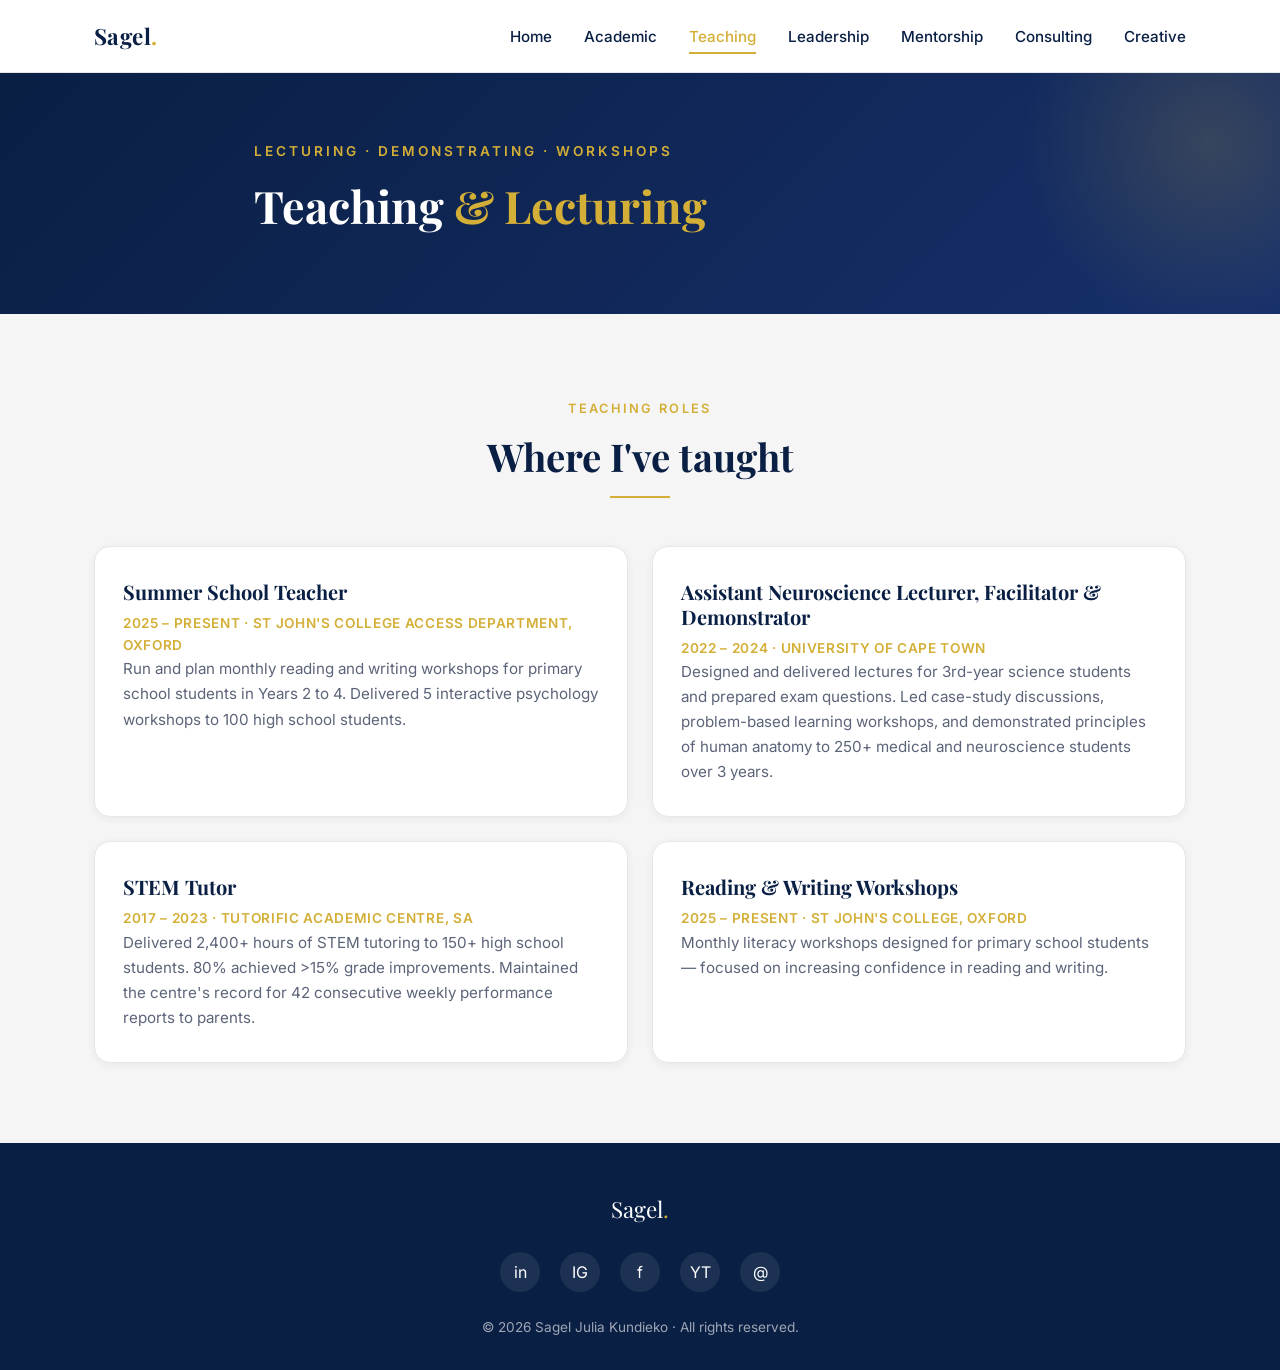
<file: teaching.html>
<!DOCTYPE html>
<html lang="en">
<head>
  <meta charset="UTF-8" />
  <meta name="viewport" content="width=device-width, initial-scale=1.0" />
  <meta name="description" content="Teaching, lecturing, demonstrating, and workshop facilitation by Sagel Julia Kundieko at Oxford and UCT." />
  <meta name="theme-color" content="#0A1F44" />
  <link rel="canonical" href="https://sagelle.github.io/teaching.html" />
  <link rel="icon" type="image/svg+xml" href="assets/favicon.svg" />

  <meta property="og:type" content="profile" />
  <meta property="og:url" content="https://sagelle.github.io/teaching.html" />
  <meta property="og:title" content="Teaching · Sagel Julia Kundieko" />
  <meta property="og:description" content="Lecturing, demonstrating, and workshops across Oxford and UCT — 2,400+ teaching hours." />
  <meta property="og:image" content="https://sagelle.github.io/assets/sagel-cover.jpg" />
  <meta name="twitter:card" content="summary_large_image" />
  <meta name="twitter:title" content="Teaching · Sagel Julia Kundieko" />
  <meta name="twitter:description" content="Lecturing, demonstrating, and workshops across Oxford and UCT — 2,400+ teaching hours." />
  <meta name="twitter:image" content="https://sagelle.github.io/assets/sagel-cover.jpg" />

  <title>Teaching · Sagel Julia Kundieko</title>

  <link rel="preconnect" href="https://fonts.googleapis.com">
  <link rel="preconnect" href="https://fonts.gstatic.com" crossorigin>
  <link href="https://fonts.googleapis.com/css2?family=Inter:wght@400;500;600&family=Playfair+Display:wght@600;700&display=swap" rel="stylesheet">
  <link rel="stylesheet" href="styles.css">
</head>
<body>
  <a href="#main-content" class="skip-link">Skip to main content</a>

  <nav class="nav" aria-label="Main navigation">
    <div class="container nav__inner">
      <a class="nav__brand" href="index.html">Sagel<span>.</span></a>
      <button class="nav__toggle" aria-label="Open menu" aria-expanded="false" aria-controls="primary-menu">☰</button>
      <ul class="nav__links" id="primary-menu">
        <li><a href="index.html">Home</a></li>
        <li><a href="academic.html">Academic</a></li>
        <li><a href="teaching.html">Teaching</a></li>
        <li><a href="leadership.html">Leadership</a></li>
        <li><a href="mentorship.html">Mentorship</a></li>
        <li><a href="consulting.html">Consulting</a></li>
        <li><a href="ellezeka.html">Creative</a></li>
      </ul>
    </div>
  </nav>

  <main id="main-content">
    <header class="hero hero--compact">
      <div class="container hero__inner">
        <span class="hero__eyebrow">Lecturing · Demonstrating · Workshops</span>
        <h1>Teaching <span>&amp; Lecturing</span></h1>
        <p class="hero__tagline">

        </p>
      </div>
    </header>


    <section class="section section--alt" id="roles">
      <div class="container">
        <div class="section-head">
          <span class="eyebrow">Teaching roles</span>
          <h2>Where I've taught</h2>
          <hr class="divider-gold">
        </div>

        <div class="grid grid--2">
          <article class="card">
            <h3>Summer School Teacher</h3>
            <p style="color:var(--gold); font-weight:600; font-size:0.85rem; letter-spacing:0.05em;">2025 – PRESENT · ST JOHN'S COLLEGE ACCESS DEPARTMENT, OXFORD</p>
            <p>Run and plan monthly reading and writing workshops for primary school students in Years 2 to 4. Delivered 5 interactive psychology workshops to 100 high school students.</p>
          </article>
          <article class="card">
            <h3>Assistant Neuroscience Lecturer, Facilitator &amp; Demonstrator</h3>
            <p style="color:var(--gold); font-weight:600; font-size:0.85rem; letter-spacing:0.05em;">2022 – 2024 · UNIVERSITY OF CAPE TOWN</p>
            <p>Designed and delivered lectures for 3rd-year science students and prepared exam questions. Led case-study discussions, problem-based learning workshops, and demonstrated principles of human anatomy to 250+ medical and neuroscience students over 3 years.</p>
          </article>
          <article class="card">
            <h3>STEM Tutor</h3>
            <p style="color:var(--gold); font-weight:600; font-size:0.85rem; letter-spacing:0.05em;">2017 – 2023 · TUTORIFIC ACADEMIC CENTRE, SA</p>
            <p>Delivered 2,400+ hours of STEM tutoring to 150+ high school students. 80% achieved &gt;15% grade improvements. Maintained the centre's record for 42 consecutive weekly performance reports to parents.</p>
          </article>
          <article class="card">
            <h3>Reading &amp; Writing Workshops</h3>
            <p style="color:var(--gold); font-weight:600; font-size:0.85rem; letter-spacing:0.05em;">2025 – PRESENT · ST JOHN'S COLLEGE, OXFORD</p>
            <p>Monthly literacy workshops designed for primary school students — focused on increasing confidence in reading and writing.</p>
          </article>
        </div>
      </div>
    </section>



  <footer class="footer">
    <div class="container">
      <div class="footer__brand">Sagel<span>.</span></div>
      <ul class="footer__socials">
        <li><a href="https://www.linkedin.com/in/sagel-julia-kundieko/" target="_blank" rel="noopener noreferrer" aria-label="LinkedIn">in</a></li>
        <li><a href="https://www.instagram.com/sageljulia/" target="_blank" rel="noopener noreferrer" aria-label="Instagram">IG</a></li>
        <li><a href="https://www.facebook.com/sagel.julia" target="_blank" rel="noopener noreferrer" aria-label="Facebook">f</a></li>
        <li><a href="https://www.youtube.com/@sageljuliakundieko" target="_blank" rel="noopener noreferrer" aria-label="YouTube">YT</a></li>
        <li><a href="mailto:sagelkundieko@gmail.com" aria-label="Email">@</a></li>
      </ul>
      <p class="footer__copy">© <span id="year"></span> Sagel Julia Kundieko · All rights reserved.</p>
    </div>
  </footer>

  <script src="script.js"></script>
</body>
</html>
</file>
<file: styles.css>
/* =========================================================
   SAGELLE — Personal Website
   Shared stylesheet
   Palette: Gold #D4AF37 · Deep Blue #0A1F44 · White · Light Grey #F5F5F5
   Fonts:   Playfair Display (headings) · Inter (body)
   ========================================================= */

/* ---------- 1. CSS Variables (theme tokens) ---------- */
:root {
  --gold: #D4AF37;
  --gold-soft: #e8cf7a;
  --blue: #0A1F44;
  --blue-light: #16306b;
  --white: #FFFFFF;
  --grey: #F5F5F5;
  --grey-mid: #e5e7eb;
  --text: #1a2238;
  --muted: #5b6478;

  --font-serif: 'Playfair Display', Georgia, serif;
  --font-sans:  'Inter', -apple-system, BlinkMacSystemFont, 'Segoe UI', sans-serif;

  --radius: 10px;
  --radius-lg: 16px;
  --shadow-sm: 0 2px 8px rgba(10, 31, 68, 0.06);
  --shadow-md: 0 8px 24px rgba(10, 31, 68, 0.10);
  --shadow-lg: 0 16px 40px rgba(10, 31, 68, 0.14);

  --container: 1140px;
  --transition: 0.25s ease;
}

/* ---------- 2. Reset & base ---------- */
* { margin: 0; padding: 0; box-sizing: border-box; }

html { scroll-behavior: smooth; }
body, html { overflow-x: hidden; }

/* Skip-to-content link (accessibility) */
.skip-link {
  position: absolute;
  top: -100px;
  left: 1rem;
  background: var(--gold);
  color: var(--blue);
  padding: 0.75rem 1.25rem;
  border-radius: 6px;
  font-weight: 600;
  z-index: 1000;
  transition: top 0.2s ease;
  text-decoration: none;
}
.skip-link:focus {
  top: 1rem;
  outline: 3px solid var(--blue);
  outline-offset: 2px;
}

/* Visible focus styles for keyboard users */
*:focus-visible {
  outline: 3px solid var(--gold);
  outline-offset: 2px;
  border-radius: 4px;
}
.btn:focus-visible,
.nav__links a:focus-visible {
  outline-offset: 4px;
}

body {
  font-family: var(--font-sans);
  color: var(--text);
  background: var(--white);
  line-height: 1.65;
  font-size: 16px;
  -webkit-font-smoothing: antialiased;
}

img { max-width: 100%; display: block; }
a { color: inherit; text-decoration: none; transition: color var(--transition); }
a:hover { color: var(--gold); }

h1, h2, h3, h4 {
  font-family: var(--font-serif);
  color: var(--blue);
  line-height: 1.25;
  font-weight: 700;
}
h1 { font-size: clamp(2.2rem, 5vw, 3.6rem); }
h2 { font-size: clamp(1.7rem, 3.5vw, 2.4rem); }
h3 { font-size: 1.25rem; }
h4 { font-size: 1.05rem; }

p { color: var(--text); }

/* ---------- 3. Layout helpers ---------- */
.container {
  max-width: var(--container);
  margin: 0 auto;
  padding: 0 1.5rem;
}

.section {
  padding: 5rem 0;
}
.section--alt { background: var(--grey); }
.section--dark { background: var(--blue); color: var(--white); }
.section--dark h2,
.section--dark h3 { color: var(--white); }
.section--dark p { color: rgba(255,255,255,0.85); }

.section-head {
  text-align: center;
  max-width: 720px;
  margin: 0 auto 3rem;
}
.section-head .eyebrow {
  display: inline-block;
  font-size: 0.8rem;
  letter-spacing: 0.18em;
  text-transform: uppercase;
  color: var(--gold);
  font-weight: 600;
  margin-bottom: 0.75rem;
}
.section-head p {
  color: var(--muted);
  margin-top: 0.75rem;
}

/* Thin gold divider */
.divider-gold {
  width: 60px;
  height: 2px;
  background: var(--gold);
  border: none;
  margin: 1rem auto;
}

/* ---------- 4. Navigation ---------- */
.nav {
  position: sticky;
  top: 0;
  z-index: 100;
  background: rgba(255,255,255,0.96);
  backdrop-filter: saturate(180%) blur(8px);
  border-bottom: 1px solid var(--grey-mid);
}
.nav__inner {
  display: flex;
  align-items: center;
  justify-content: space-between;
  height: 72px;
}
.nav__brand {
  font-family: var(--font-serif);
  font-size: 1.4rem;
  font-weight: 700;
  color: var(--blue);
  letter-spacing: 0.02em;
}
.nav__brand span { color: var(--gold); }

.nav__links {
  display: flex;
  gap: 2rem;
  list-style: none;
}
.nav__links a {
  font-size: 0.95rem;
  font-weight: 500;
  color: var(--blue);
  position: relative;
  padding: 0.25rem 0;
}
.nav__links a::after {
  content: '';
  position: absolute;
  left: 0; bottom: -4px;
  width: 0; height: 2px;
  background: var(--gold);
  transition: width var(--transition);
}
.nav__links a:hover::after,
.nav__links a.active::after { width: 100%; }
.nav__links a.active { color: var(--gold); }

.nav__toggle {
  display: none;
  background: none;
  border: none;
  cursor: pointer;
  font-size: 1.5rem;
  color: var(--blue);
}

/* ---------- 5. Buttons ---------- */
.btn {
  display: inline-block;
  padding: 0.85rem 1.8rem;
  border-radius: var(--radius);
  font-weight: 600;
  font-size: 0.95rem;
  letter-spacing: 0.02em;
  cursor: pointer;
  border: 2px solid transparent;
  transition: all var(--transition);
}
.btn--gold {
  background: var(--gold);
  color: var(--blue);
  border-color: var(--gold);
}
.btn--gold:hover {
  background: transparent;
  color: var(--gold);
}
.btn--outline {
  background: transparent;
  color: var(--blue);
  border-color: var(--blue);
}
.btn--outline:hover {
  background: var(--blue);
  color: var(--white);
}
.section--dark .btn--outline,
.hero .btn--outline {
  color: var(--white);
  border-color: var(--white);
  background: rgba(255,255,255,0.05);
}
.section--dark .btn--outline:hover,
.hero .btn--outline:hover {
  background: var(--gold);
  color: var(--blue);
  border-color: var(--gold);
}

/* ---------- 6. Hero ---------- */
.hero {
  background: linear-gradient(135deg, var(--blue) 0%, var(--blue-light) 100%);
  color: var(--white);
  padding: 6rem 0 5rem;
  position: relative;
  overflow: hidden;
}
.hero::before {
  content: '';
  position: absolute;
  top: -120px; right: -120px;
  width: 380px; height: 380px;
  background: radial-gradient(circle, rgba(212,175,55,0.18), transparent 70%);
  border-radius: 50%;
}
.hero__inner { position: relative; max-width: 820px; }
.hero__eyebrow {
  display: inline-block;
  color: var(--gold);
  letter-spacing: 0.22em;
  text-transform: uppercase;
  font-size: 0.85rem;
  font-weight: 600;
  margin-bottom: 1rem;
}
.hero h1 { color: var(--white); margin-bottom: 1.25rem; }
.hero h1 span { color: var(--gold); }
.hero__tagline {
  font-size: 1.2rem;
  color: rgba(255,255,255,0.88);
  margin-bottom: 2rem;
  max-width: 640px;
}
.hero__cta { display: flex; gap: 1rem; flex-wrap: wrap; }

/* Compact hero for sub-pages */
.hero--compact { padding: 4rem 0 3rem; }
.hero--compact h1 { font-size: clamp(1.9rem, 4vw, 2.8rem); }

/* Hero with cover image (home page) */
.hero--with-image { padding: 5rem 0 5rem; }
.hero__grid {
  display: grid;
  grid-template-columns: 1.2fr 1fr;
  gap: 3.5rem;
  align-items: center;
  position: relative;
}
.hero__content { position: relative; z-index: 2; }
.hero__image {
  position: relative;
  z-index: 2;
  aspect-ratio: 4 / 5;
  border-radius: var(--radius-lg);
  overflow: hidden;
  box-shadow: 0 20px 60px rgba(0,0,0,0.35);
  border: 4px solid rgba(212,175,55,0.4);
}
.hero__image img {
  width: 100%;
  height: 100%;
  object-fit: cover;
  display: block;
}
.hero__image-frame {
  position: absolute;
  top: 1.5rem; left: 1.5rem;
  right: -1.5rem; bottom: -1.5rem;
  border: 2px solid var(--gold);
  border-radius: var(--radius-lg);
  z-index: 1;
  pointer-events: none;
}

@media (max-width: 900px) {
  .hero__grid { grid-template-columns: 1fr; gap: 2.5rem; }
  .hero__image { max-width: 360px; margin: 0 auto; }
  .hero__image-frame { display: none; }
}

/* ---------- 7. Cards & grids ---------- */
.grid {
  display: grid;
  gap: 1.5rem;
}
.grid--2 { grid-template-columns: repeat(2, 1fr); }
.grid--3 { grid-template-columns: repeat(3, 1fr); }
.grid--4 { grid-template-columns: repeat(4, 1fr); }

.card {
  background: var(--white);
  border: 1px solid var(--grey-mid);
  border-radius: var(--radius-lg);
  padding: 2rem 1.75rem;
  box-shadow: var(--shadow-sm);
  transition: transform var(--transition), box-shadow var(--transition), border-color var(--transition);
}
.card:hover {
  transform: translateY(-4px);
  box-shadow: var(--shadow-md);
  border-color: var(--gold-soft);
}
.card__icon {
  width: 48px; height: 48px;
  border-radius: 12px;
  background: rgba(212,175,55,0.12);
  color: var(--gold);
  display: flex;
  align-items: center;
  justify-content: center;
  font-size: 1.3rem;
  margin-bottom: 1rem;
  font-weight: 700;
}
.card h3 { margin-bottom: 0.5rem; }
.card p { color: var(--muted); font-size: 0.95rem; }

/* ---------- 8. Bio / About ---------- */
.about {
  display: grid;
  grid-template-columns: 1fr 1.4fr;
  gap: 3rem;
  align-items: start;
}
.about__photo {
  background: var(--grey);
  border-radius: var(--radius-lg);
  aspect-ratio: 3 / 4;
  display: flex;
  align-items: center;
  justify-content: center;
  color: var(--muted);
  font-style: italic;
  border: 1px solid var(--grey-mid);
}
.about__photo-wrap {
  border-radius: var(--radius-lg);
  overflow: hidden;
  aspect-ratio: 3 / 4;
  box-shadow: var(--shadow-md);
  border: 3px solid var(--gold);
  position: relative;
}
.about__img {
  width: 100%; height: 100%;
  object-fit: cover;
  display: block;
}
.about p + p { margin-top: 1rem; }

/* ---------- 9. Timeline (education / experience) ---------- */
.timeline {
  position: relative;
  padding-left: 2rem;
  border-left: 2px solid var(--gold);
}
.timeline__item { position: relative; padding-bottom: 2rem; }
.timeline__item:last-child { padding-bottom: 0; }
.timeline__item::before {
  content: '';
  position: absolute;
  left: -2.6rem;
  top: 0.4rem;
  width: 12px; height: 12px;
  background: var(--gold);
  border-radius: 50%;
  box-shadow: 0 0 0 4px rgba(212,175,55,0.2);
}
.timeline__date {
  font-size: 0.85rem;
  font-weight: 600;
  color: var(--gold);
  letter-spacing: 0.06em;
  text-transform: uppercase;
}
.timeline__title { margin: 0.25rem 0 0.4rem; }
.timeline__place { color: var(--muted); font-size: 0.95rem; margin-bottom: 0.5rem; }

/* ---------- 10. Lists ---------- */
.list-checks { list-style: none; }
.list-checks li {
  position: relative;
  padding-left: 1.75rem;
  margin-bottom: 0.6rem;
  color: var(--text);
}
.list-checks li::before {
  content: '✦';
  position: absolute;
  left: 0; top: 0;
  color: var(--gold);
  font-weight: 700;
}

/* ---------- 11. Skills tags ---------- */
.tags { display: flex; flex-wrap: wrap; gap: 0.6rem; }
.tag {
  background: var(--white);
  border: 1px solid var(--grey-mid);
  color: var(--blue);
  padding: 0.45rem 0.95rem;
  border-radius: 999px;
  font-size: 0.85rem;
  font-weight: 500;
  transition: all var(--transition);
}
.tag:hover {
  background: var(--gold);
  color: var(--blue);
  border-color: var(--gold);
}

/* ---------- 12. Video / portfolio cards ---------- */
.video-card {
  background: var(--white);
  border-radius: var(--radius-lg);
  overflow: hidden;
  border: 1px solid var(--grey-mid);
  box-shadow: var(--shadow-sm);
  transition: transform var(--transition), box-shadow var(--transition);
  display: block;
}
.video-card:hover {
  transform: translateY(-4px);
  box-shadow: var(--shadow-md);
}
.video-card__thumb {
  aspect-ratio: 16 / 9;
  background: linear-gradient(135deg, var(--blue), var(--blue-light));
  position: relative;
  display: flex;
  align-items: center;
  justify-content: center;
  overflow: hidden;
}
.video-card__thumb img {
  position: absolute;
  inset: 0;
  width: 100%;
  height: 100%;
  object-fit: cover;
}
.video-card__thumb::after {
  content: '▶';
  width: 56px; height: 56px;
  background: var(--gold);
  color: var(--blue);
  border-radius: 50%;
  display: flex;
  align-items: center;
  justify-content: center;
  font-size: 1.25rem;
}
.video-card__thumb--split::after { display: none; }
.video-card__thumb--split img {
  position: static;
  width: 50%;
  height: 100%;
  object-fit: cover;
  flex-shrink: 0;
}
.video-card__body { padding: 1.25rem 1.25rem 1.5rem; }
.video-card__body h3 { font-size: 1.05rem; margin-bottom: 0.25rem; }
.video-card__body p { color: var(--muted); font-size: 0.9rem; }

/* Portfolio (Elle Zeka) */
.portfolio-grid {
  display: grid;
  grid-template-columns: repeat(3, 1fr);
  gap: 1.25rem;
}
.portfolio-item {
  aspect-ratio: 1;
  background: linear-gradient(135deg, var(--grey), #e9ecf2);
  border-radius: var(--radius-lg);
  display: flex;
  align-items: center;
  justify-content: center;
  color: var(--muted);
  font-style: italic;
  border: 1px solid var(--grey-mid);
  transition: transform var(--transition), box-shadow var(--transition);
  cursor: pointer;
  overflow: hidden;
  position: relative;
}
.portfolio-item:hover {
  transform: scale(1.02);
  box-shadow: var(--shadow-md);
}
.portfolio-item:nth-child(3n+1) { background: linear-gradient(135deg, #f1ecde, #e9d8a6); }
.portfolio-item:nth-child(3n+2) { background: linear-gradient(135deg, #dde3ef, #b8c6e3); }
.portfolio-item:nth-child(3n+3) { background: linear-gradient(135deg, var(--grey), #d8dde7); }

/* ---------- 13. Testimonials ---------- */
.quote {
  background: var(--white);
  border-radius: var(--radius-lg);
  border: 1px solid var(--grey-mid);
  padding: 2rem;
  position: relative;
  box-shadow: var(--shadow-sm);
}
.quote::before {
  content: '"';
  position: absolute;
  top: 0.4rem; left: 1rem;
  font-family: var(--font-serif);
  font-size: 4rem;
  color: var(--gold);
  line-height: 1;
}
.quote__text { font-style: italic; color: var(--text); margin-bottom: 1rem; padding-left: 0.5rem; }
.quote__author { font-weight: 600; color: var(--blue); padding-left: 0.5rem; }
.quote__role { color: var(--muted); font-size: 0.9rem; padding-left: 0.5rem; }

/* ---------- 14. CTA banner ---------- */
.cta-banner {
  background: linear-gradient(135deg, var(--blue), var(--blue-light));
  color: var(--white);
  padding: 4rem 0;
  text-align: center;
}
.cta-banner h2 { color: var(--white); margin-bottom: 1rem; }
.cta-banner p {
  color: rgba(255,255,255,0.85);
  max-width: 600px;
  margin: 0 auto 2rem;
}

/* ---------- 15. Footer ---------- */
.footer {
  background: var(--blue);
  color: rgba(255,255,255,0.8);
  padding: 3rem 0 2rem;
  text-align: center;
}
.footer__brand {
  font-family: var(--font-serif);
  font-size: 1.4rem;
  color: var(--white);
  margin-bottom: 0.5rem;
}
.footer__brand span { color: var(--gold); }
.footer__socials {
  display: flex;
  justify-content: center;
  gap: 1.25rem;
  margin: 1.5rem 0;
  list-style: none;
}
.footer__socials a {
  width: 40px; height: 40px;
  border-radius: 50%;
  background: rgba(255,255,255,0.08);
  display: flex;
  align-items: center;
  justify-content: center;
  color: var(--white);
  transition: all var(--transition);
}
.footer__socials a:hover {
  background: var(--gold);
  color: var(--blue);
  transform: translateY(-2px);
}
.footer__copy { font-size: 0.85rem; color: rgba(255,255,255,0.6); }

/* ---------- Languages list ---------- */
.languages {
  display: grid;
  grid-template-columns: repeat(5, 1fr);
  gap: 1.25rem;
  max-width: 1000px;
  margin: 0 auto;
}
.language {
  background: var(--white);
  border: 1px solid var(--grey-mid);
  border-top: 3px solid var(--gold);
  border-radius: var(--radius);
  padding: 1.5rem 1rem;
  text-align: center;
  box-shadow: var(--shadow-sm);
  transition: transform var(--transition), box-shadow var(--transition);
}
.language:hover {
  transform: translateY(-3px);
  box-shadow: var(--shadow-md);
}
.language__name {
  font-family: var(--font-serif);
  font-size: 1.2rem;
  font-weight: 700;
  color: var(--blue);
  margin-bottom: 0.35rem;
}
.language__level {
  font-size: 0.82rem;
  color: var(--muted);
  letter-spacing: 0.04em;
  text-transform: uppercase;
}
@media (max-width: 900px) {
  .languages { grid-template-columns: repeat(2, 1fr); }
}
@media (max-width: 480px) {
  .languages { grid-template-columns: 1fr; }
}

/* Feature card variant — for highlighted research card */
.card--feature {
  background: linear-gradient(135deg, var(--blue), var(--blue-light));
  color: var(--white);
  border-color: var(--gold);
}
.card--feature h3 { color: var(--white); }
.card--feature p { color: rgba(255,255,255,0.92); }
.card--feature strong { color: var(--gold); }
.card--feature .card__icon {
  background: rgba(212,175,55,0.25);
  color: var(--gold);
}

/* ---------- 16. Stats row ---------- */
.stats {
  display: grid;
  grid-template-columns: repeat(4, 1fr);
  gap: 2rem;
  text-align: center;
}
.stat__number {
  font-family: var(--font-serif);
  font-size: 2.6rem;
  color: var(--gold);
  font-weight: 700;
  line-height: 1;
}
.stat__label {
  margin-top: 0.5rem;
  color: var(--muted);
  font-size: 0.9rem;
  letter-spacing: 0.04em;
  text-transform: uppercase;
}
.section--dark .stat__label { color: rgba(255,255,255,0.75); }

/* ---------- 17. Two-column content ---------- */
.two-col {
  display: grid;
  grid-template-columns: 1fr 1fr;
  gap: 3rem;
  align-items: start;
}

/* ---------- 18. Responsive ---------- */
@media (max-width: 960px) {
  .grid--3, .grid--4 { grid-template-columns: repeat(2, 1fr); }
  .about, .two-col { grid-template-columns: 1fr; }
  .stats { grid-template-columns: repeat(2, 1fr); }
  .portfolio-grid { grid-template-columns: repeat(2, 1fr); }
}
@media (max-width: 640px) {
  .section { padding: 3.5rem 0; }
  .grid--2, .grid--3, .grid--4 { grid-template-columns: 1fr; }
  .portfolio-grid { grid-template-columns: 1fr; }
  .stats { grid-template-columns: 1fr 1fr; gap: 1.25rem; }
  .stat__number { font-size: 2rem; }

  /* Hero eyebrow — relax letter-spacing on small screens to avoid awkward wraps */
  .hero__eyebrow {
    letter-spacing: 0.08em;
    font-size: 0.72rem;
  }
  .section-head .eyebrow {
    letter-spacing: 0.1em;
    font-size: 0.72rem;
  }

  /* Mobile nav */
  .nav__toggle { display: block; }
  .nav__links {
    position: absolute;
    top: 72px;
    left: 0; right: 0;
    background: var(--white);
    flex-direction: column;
    padding: 1.5rem;
    gap: 1rem;
    border-bottom: 1px solid var(--grey-mid);
    box-shadow: var(--shadow-md);
    display: none;
  }
  .nav__links.is-open { display: flex; }
  .hero__cta { flex-direction: column; gap: 0.75rem; }
  .hero__cta .btn { width: 100%; text-align: center; }
}

@media (max-width: 480px) {
  .btn { padding: 0.7rem 1.4rem; font-size: 0.9rem; }
  .hero__cta .btn { padding: 0.75rem 1.25rem; }
  h1 { font-size: clamp(1.7rem, 7vw, 2.2rem); }
  .hero__tagline { font-size: 1rem; }
}
</file>
